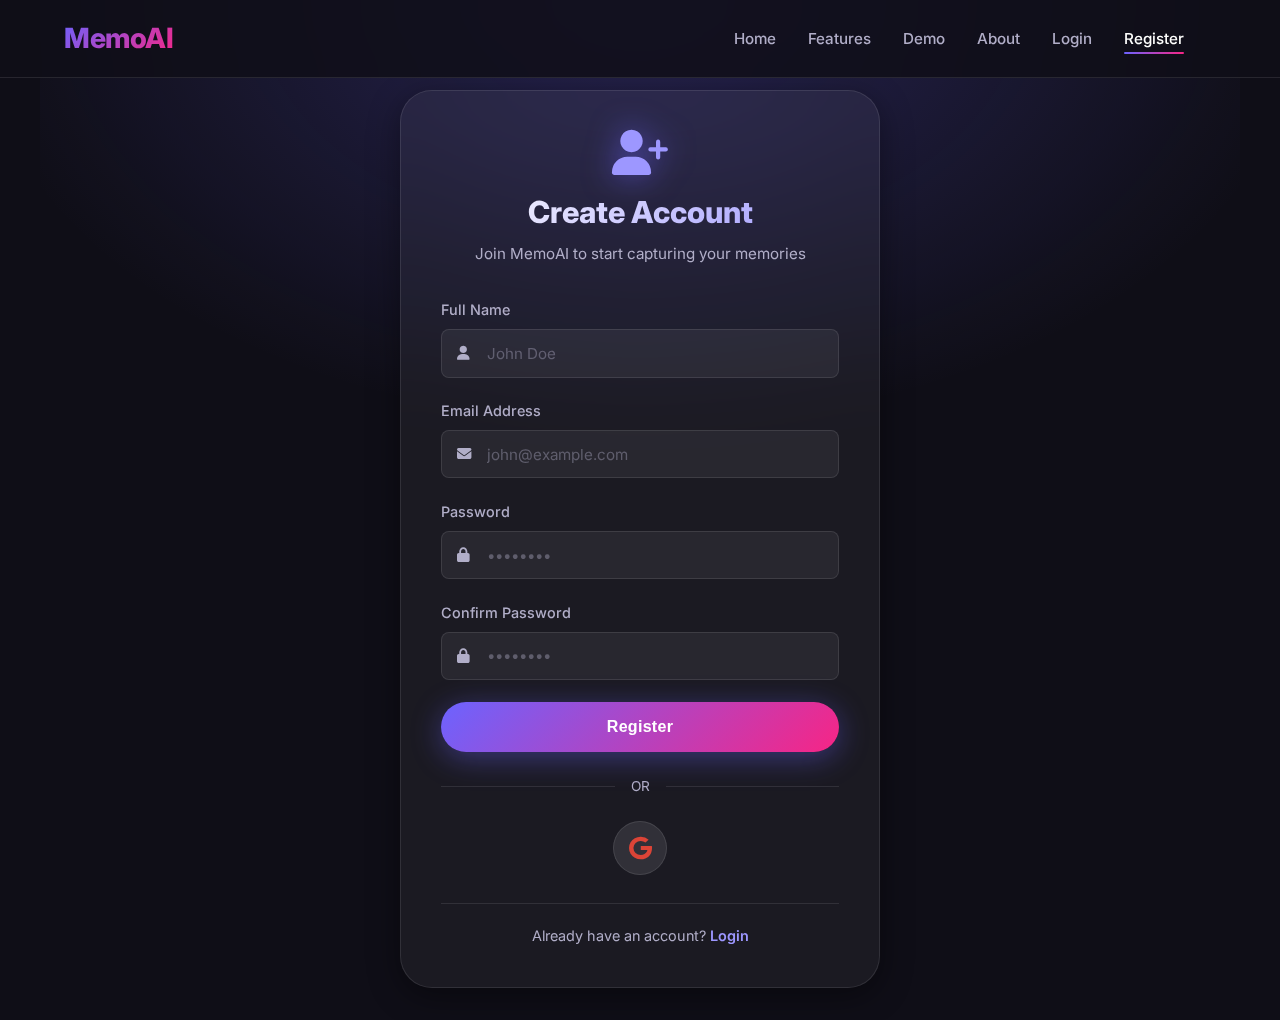
<file: index.html>
<!DOCTYPE html>
<html lang="en">

<head>
    <meta charset="UTF-8">
    <meta name="viewport"
        content="width=device-width, initial-scale=1.0, maximum-scale=1.0, user-scalable=no, viewport-fit=cover">
    <meta name="apple-mobile-web-app-capable" content="yes">
    <meta name="apple-mobile-web-app-status-bar-style" content="black-translucent">
    <meta name="theme-color" content="#2563eb">
    <title>MemoAI - Intelligent Personal Memory Assistant</title>
    <link rel="stylesheet" href="styles.css">
    <script>
        // Check if user is logged in
        const user = sessionStorage.getItem('user');
        if (!user) {
            // Check if user has visited before
            const hasVisited = localStorage.getItem('hasVisited');
            if (!hasVisited) {
                // First time visitor - redirect to register
                window.location.href = 'register.html';
            } else {
                // Returning visitor - redirect to login
                window.location.href = 'login.html';
            }
        }
    </script>
</head>

<body>
    <!-- Custom Cursor Elements -->
    <div class="cursor-follower"></div>
    <div class="cursor-dot"></div>

    <!-- Navigation -->
    <nav class="navbar">
        <div class="nav-container">
            <div class="logo">
                <h2>MemoAI</h2>
            </div>
            <div class="hamburger-menu" id="hamburger-menu">
                <span class="bar"></span>
                <span class="bar"></span>
                <span class="bar"></span>
            </div>
            <ul class="nav-menu" id="nav-menu">
                <li><a href="#home">Home</a></li>
                <li><a href="#features">Features</a></li>
                <li><a href="#demo">Demo</a></li>
                <li><a href="#about">About</a></li>
                <li><a href="contact.html">Contact</a></li>
                <li><a href="login.html" id="nav-login">Login</a></li>
                <li><a href="register.html" id="nav-register">Register</a></li>
                <li><a href="#" id="nav-logout" style="display: none;">Logout</a></li>
            </ul>
        </div>
    </nav>

    <!-- Hero Section -->
    <section id="home" class="hero" data-animate>
        <div class="hero-content">
            <h1 data-animate>Record, organize, and search your memories with AI</h1>
            <p data-animate>MemoAI captures your voice notes and images, automatically organizes them by topic, and lets
                you find anything using natural language search.</p>
            <div class="hero-stats" data-animate>
                <div class="stat" data-animate>
                    <span class="stat-number">99%</span>
                    <p>Accuracy</p>
                </div>
                <div class="stat" data-animate>
                    <span class="stat-number">10x</span>
                    <p>Faster</p>
                </div>
                <div class="stat" data-animate>
                    <span class="stat-number">24/7</span>
                    <p>Availability</p>
                </div>
            </div>
            <button class="cta-btn interactive-element" onclick="scrollToSection('demo')" data-animate>Try Demo</button>
            <div class="hero-features" data-animate>
                <div class="feature-tag" data-animate>Voice Recording</div>
                <div class="feature-tag" data-animate>Image Storage</div>
                <div class="feature-tag" data-animate>AI Organization</div>
                <div class="feature-tag" data-animate>Natural Search</div>
            </div>
        </div>
    </section>

    <!-- Features Section -->
    <section id="features" class="features">
        <div class="container">
            <h2>Key Features</h2>
            <div class="feature-grid">
                <div class="feature-card">
                    <div class="icon">🎤</div>
                    <h3>Voice Recognition</h3>
                    <p>Convert your spoken thoughts to text instantly using advanced speech recognition.</p>
                </div>
                <div class="feature-card">
                    <div class="icon">🧠</div>
                    <h3>Smart Categorization</h3>
                    <p>Automatically categorize your thoughts into meaningful topics for better organization.</p>
                </div>
                <div class="feature-card">
                    <div class="icon">🖼️</div>
                    <h3>Visual Memory</h3>
                    <p>Store and retrieve visual memories linked with contextual information.</p>
                </div>
                <div class="feature-card">
                    <div class="icon">🔍</div>
                    <h3>Intelligent Search</h3>
                    <p>Find your memories using natural language queries across all modalities.</p>
                </div>
            </div>
        </div>
    </section>

    <!-- Demo Section -->
    <section id="demo" class="demo">
        <div class="container">
            <h2>Demo Interface</h2>
            <div class="demo-container">
                <div class="demo-panel">
                    <h3>Voice Input</h3>
                    <div class="voice-input-section">
                        <button id="start-recording" class="record-btn">
                            <span id="mic-icon">🎤</span>
                            <span id="recording-indicator"></span>
                        </button>
                        <p id="recording-status">Click mic to start recording</p>
                        <textarea id="voice-output" placeholder="Transcribed text will appear here..."
                            spellcheck="true"></textarea>
                        <div class="voice-actions">
                            <button id="submit-voice" class="primary-btn" disabled>Submit Memory</button>
                            <button id="clear-voice" class="secondary-btn">Clear</button>
                            <div id="saving-spinner" class="spinner" style="display: none;"></div>
                            <span id="save-status" class="save-status"></span>
                        </div>
                        <div class="voice-tips">
                            <p><small>💡 Tip: Speak clearly and minimize background noise for best results</small></p>
                        </div>
                    </div>
                </div>

                <div class="demo-panel">
                    <h3>Image Upload</h3>
                    <div class="image-upload-section">
                        <div class="upload-area" id="upload-area">
                            <p>Drag & drop an image here or click to upload</p>
                            <input type="file" id="image-upload" accept="image/*" hidden>
                            <button id="use-camera-btn" class="secondary-btn" style="margin-top: 1rem;">📷 Use
                                Camera</button>
                        </div>
                        <div id="camera-container" class="camera-container" style="display: none;">
                            <video id="camera-video" autoplay playsinline></video>
                            <canvas id="camera-canvas" style="display: none;"></canvas>
                            <div class="camera-controls">
                                <button id="toggle-camera-btn" class="secondary-btn" title="Switch Camera">🔄</button>
                                <button id="capture-photo-btn" class="primary-btn">📸 Capture Photo</button>
                                <button id="cancel-camera-btn" class="secondary-btn">Cancel</button>
                            </div>
                        </div>
                        <div id="image-preview" class="image-preview"></div>
                        <div id="image-description-section" style="display: none;">
                            <textarea id="image-description" placeholder="Describe this image (optional)"></textarea>
                            <div class="image-actions">
                                <button id="submit-image" class="primary-btn">Save Image to Memory</button>
                                <button id="clear-image" class="secondary-btn">Clear Image</button>
                                <div id="image-saving-spinner" class="spinner" style="display: none;"></div>
                                <span id="image-save-status" class="save-status"></span>
                            </div>
                        </div>
                        <div class="image-tips">
                            <p><small>📷 Tip: Upload images with clear subjects for better analysis</small></p>
                        </div>
                    </div>
                </div>

                <div class="demo-panel">
                    <h3>Processing Results</h3>
                    <div class="results-section">
                        <div class="result-item">
                            <h4>Category:</h4>
                            <p id="category-result">Not categorized yet</p>
                        </div>
                        <div class="result-item">
                            <h4>Context:</h4>
                            <p id="context-result">No context available</p>
                        </div>
                        <div class="result-item">
                            <h4>Tags:</h4>
                            <p id="tags-result">No tags generated</p>
                        </div>
                        <button id="process-btn" class="primary-btn">Process Memory</button>
                        <div class="processing-tips">
                            <p><small>🧠 AI is analyzing your input to categorize and store it</small></p>
                        </div>
                    </div>
                </div>

                <div class="demo-panel">
                    <h3>Search Memories</h3>
                    <div class="search-section">
                        <input type="text" id="search-query" placeholder="Enter keywords to search your memories...">
                        <div class="search-actions">
                            <button id="search-btn" class="primary-btn">Search</button>
                            <button id="summary-btn" class="secondary-btn">✨ AI Summary</button>
                        </div>
                        <div id="summary-result" class="summary-result" style="display: none;">
                            <h4>Recent Summary</h4>
                            <p id="summary-text"></p>
                        </div>
                        <div id="search-results" class="search-results">
                            <p class="no-results">No search results yet. Process some memories first!</p>
                        </div>
                        <div class="search-tips">
                            <p><small>🔍 Try searching with keywords, phrases, or categories</small></p>
                        </div>
                    </div>
                </div>
            </div>

            <div class="demo-intro">
                <h3>How It Works</h3>
                <div class="workflow-steps">
                    <div class="step">
                        <div class="step-number">1</div>
                        <h4>Record Voice</h4>
                        <p>Capture your thoughts, conversations, or notes using our speech recognition</p>
                    </div>
                    <div class="step">
                        <div class="step-number">2</div>
                        <h4>Add Visual Context</h4>
                        <p>Upload related images to enrich your memory with visual information</p>
                    </div>
                    <div class="step">
                        <div class="step-number">3</div>
                        <h4>AI Processing</h4>
                        <p>Our AI analyzes and categorizes your content for smart organization</p>
                    </div>
                    <div class="step">
                        <div class="step-number">4</div>
                        <h4>Retrieve & Search</h4>
                        <p>Easily find your memories using natural language queries</p>
                    </div>
                </div>
            </div>
        </div>
    </section>

    <!-- About Section -->
    <section id="about" class="about">
        <div class="container">
            <h2>About MemoAI</h2>
            <div class="about-content">
                <div class="about-text">
                    <h3>How MemoAI Works</h3>
                    <p>MemoAI is an intelligent personal memory assistant that combines multiple AI technologies to help
                        you capture and organize your thoughts, conversations, and visual memories.</p>

                    <h4>Key Components:</h4>
                    <ul>
                        <li><strong>Voice Recognition:</strong> Transcribes spoken words using Whisper ASR technology
                        </li>
                        <li><strong>Text Categorization:</strong> Uses Google's Gemini AI to classify content into
                            meaningful categories</li>
                        <li><strong>Visual Analysis:</strong> Analyzes images and extracts contextual information</li>
                        <li><strong>Memory Storage:</strong> Embeds and stores memories using vector similarity for
                            retrieval</li>
                    </ul>

                    <h4>How to Use:</h4>
                    <ol>
                        <li>Record your voice using the microphone button</li>
                        <li>Upload an image if relevant</li>
                        <li>Click "Process Memory" to categorize and store your input</li>
                        <li>Use natural language queries to retrieve your memories</li>
                    </ol>

                    <h4>Project Overview:</h4>
                    <p>MemoAI addresses the challenge of information overload by creating an intelligent system that
                        automatically organizes your digital memories. Unlike traditional note-taking apps, MemoAI
                        understands the context and meaning of your inputs, making retrieval much more intuitive.</p>

                    <h4>Real-world Applications:</h4>
                    <ul>
                        <li><strong>Personal Knowledge Management:</strong> Store and retrieve important information,
                            ideas, and insights</li>
                        <li><strong>Meeting Summaries:</strong> Capture spoken content and related visuals from meetings
                        </li>
                        <li><strong>Learning Enhancement:</strong> Organize study materials combining voice notes and
                            visual aids</li>
                        <li><strong>Memory Preservation:</strong> Create rich, searchable records of experiences and
                            important moments</li>
                    </ul>

                    <p class="note"><strong>Note:</strong> This demo simulates the functionality. In a production
                        environment, it would connect to the actual AI services.</p>
                </div>

                <div class="tech-stack">
                    <h3>Technology Stack</h3>
                    <ul>
                        <li>Transformers (Whisper ASR)</li>
                        <li>Google Generative AI (Gemini)</li>
                        <li>FAISS Vector Database</li>
                        <li>Sentence Transformers</li>
                        <li>LangChain Framework</li>
                        <li>PyTorch</li>
                        <li>Librosa (Audio Processing)</li>
                        <li>PIL (Image Processing)</li>
                    </ul>

                    <div class="project-stats">
                        <div class="stat-item">
                            <span class="number">100+</span>
                            <p>Hours of Development</p>
                        </div>
                        <div class="stat-item">
                            <span class="number">5</span>
                            <p>Core Modules</p>
                        </div>
                        <div class="stat-item">
                            <span class="number">∞</span>
                            <p>Potential Uses</p>
                        </div>
                    </div>
                </div>
            </div>
        </div>
    </section>

    <!-- Testimonials Section -->
    <section class="testimonials">
        <div class="container">
            <h2>What Users Say</h2>
            <div class="testimonial-grid">
                <div class="testimonial-card">
                    <div class="rating">★★★★★</div>
                    <p>"MemoAI has transformed how I capture and organize my ideas. The voice-to-memory feature is
                        incredibly accurate and intuitive."</p>
                    <div class="user-info">
                        <div class="avatar">JD</div>
                        <div class="user-details">
                            <h4>John Doe</h4>
                            <p>Researcher</p>
                        </div>
                    </div>
                </div>

                <div class="testimonial-card">
                    <div class="rating">★★★★★</div>
                    <p>"The combination of voice notes and image analysis makes this the perfect tool for documenting my
                        learning journey."</p>
                    <div class="user-info">
                        <div class="avatar">SJ</div>
                        <div class="user-details">
                            <h4>Sarah Johnson</h4>
                            <p>Student</p>
                        </div>
                    </div>
                </div>

                <div class="testimonial-card">
                    <div class="rating">★★★★★</div>
                    <p>"Finally, a tool that understands the context of my meetings and helps me retrieve important
                        information effortlessly."</p>
                    <div class="user-info">
                        <div class="avatar">MR</div>
                        <div class="user-details">
                            <h4>Michael Roberts</h4>
                            <p>Project Manager</p>
                        </div>
                    </div>
                </div>
            </div>
        </div>
    </section>

    <!-- Footer -->
    <footer class="footer">
        <div class="container">
            <p>&copy; 2024 MemoAI - Intelligent Personal Memory Assistant</p>
        </div>
    </footer>

    <script src="script.js"></script>
</body>

</html>
</file>
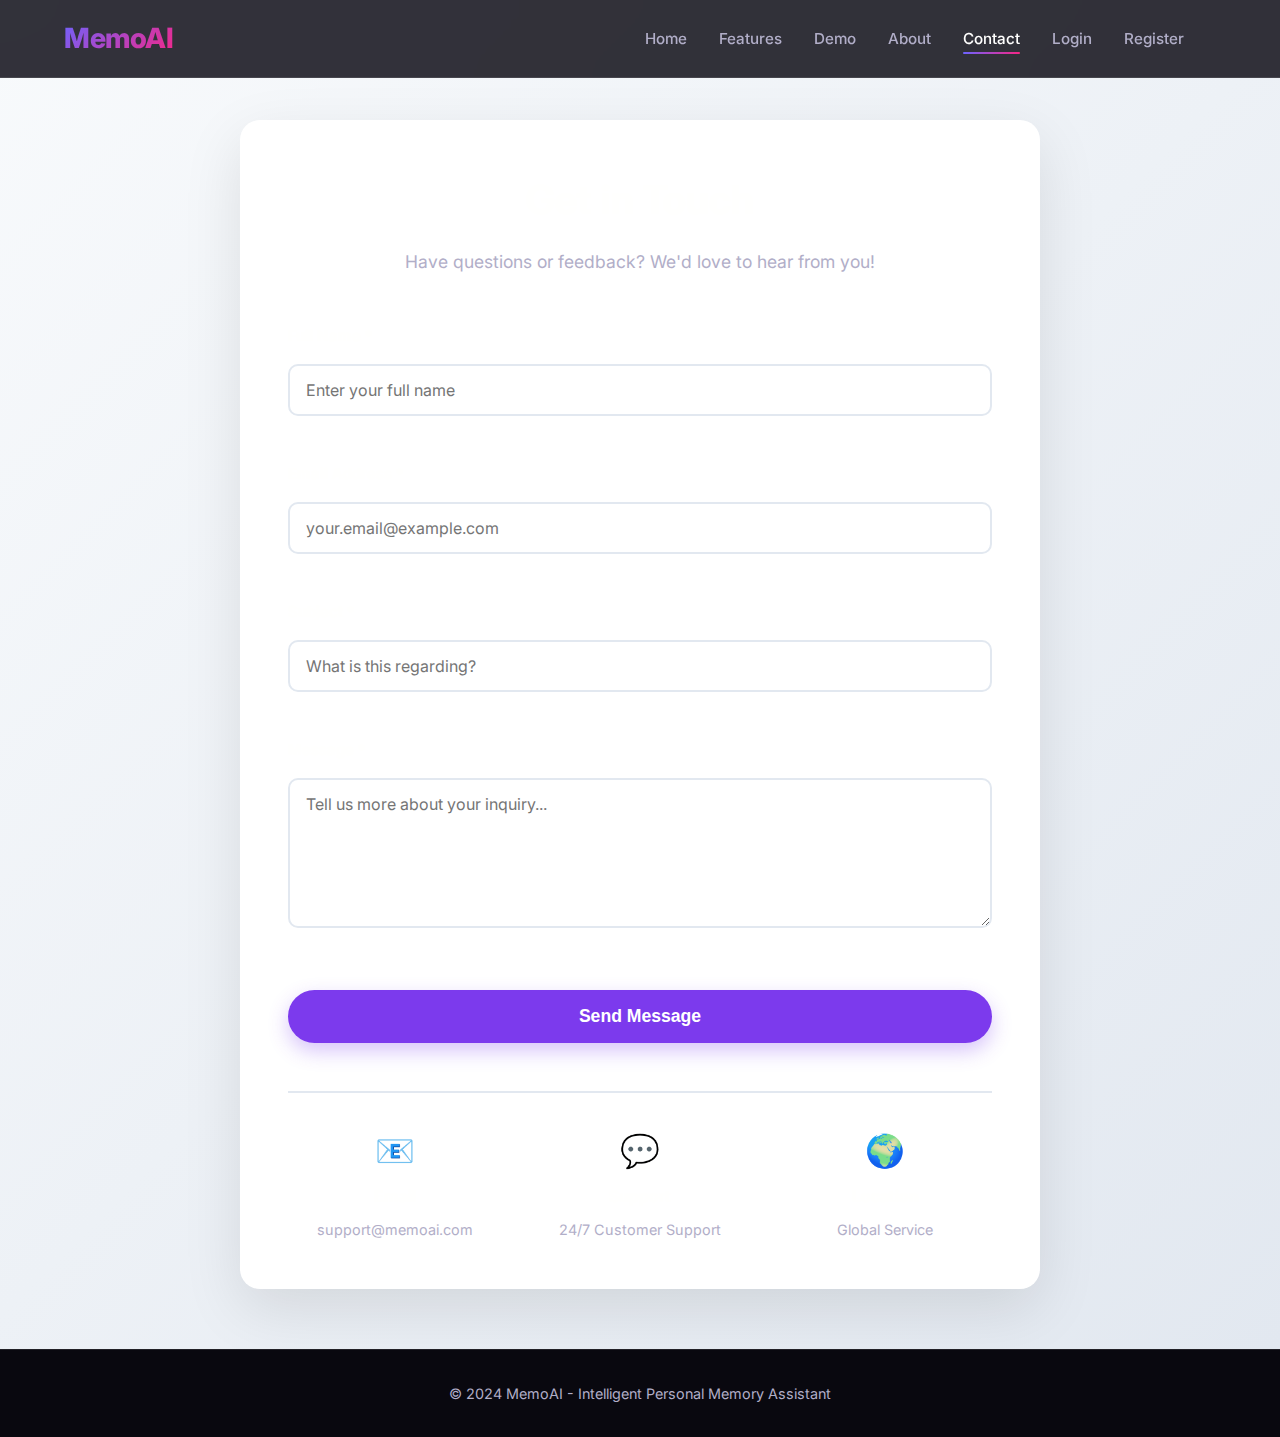
<file: contact.html>
<!DOCTYPE html>
<html lang="en">

<head>
    <meta charset="UTF-8">
    <meta name="viewport"
        content="width=device-width, initial-scale=1.0, maximum-scale=1.0, user-scalable=no, viewport-fit=cover">
    <meta name="apple-mobile-web-app-capable" content="yes">
    <meta name="apple-mobile-web-app-status-bar-style" content="black-translucent">
    <meta name="theme-color" content="#2563eb">
    <title>Contact Us - MemoAI</title>
    <link rel="stylesheet" href="styles.css">
    <style>
        /* Contact Page Specific Styles */
        .contact-section {
            min-height: 100vh;
            padding: 120px 20px 60px;
            background: linear-gradient(135deg, #f8fafc 0%, #e2e8f0 100%);
        }

        .contact-container {
            max-width: 800px;
            margin: 0 auto;
            background: white;
            padding: 3rem;
            border-radius: 20px;
            box-shadow: 0 20px 60px rgba(0, 0, 0, 0.1);
        }

        .contact-header {
            text-align: center;
            margin-bottom: 3rem;
        }

        .contact-header h1 {
            font-size: 2.5rem;
            color: var(--text-primary);
            margin-bottom: 1rem;
        }

        .contact-header p {
            font-size: 1.1rem;
            color: var(--text-secondary);
        }

        .contact-form {
            display: flex;
            flex-direction: column;
            gap: 1.5rem;
        }

        .form-group {
            display: flex;
            flex-direction: column;
            gap: 0.5rem;
        }

        .form-group label {
            font-weight: 600;
            color: var(--text-primary);
            font-size: 0.95rem;
        }

        .form-group input,
        .form-group textarea {
            padding: 0.875rem 1rem;
            border: 2px solid #e2e8f0;
            border-radius: 10px;
            font-size: 1rem;
            font-family: inherit;
            transition: all 0.3s ease;
        }

        .form-group input:focus,
        .form-group textarea:focus {
            outline: none;
            border-color: #7c3aed;
            box-shadow: 0 0 0 3px rgba(124, 58, 237, 0.1);
        }

        .form-group textarea {
            min-height: 150px;
            resize: vertical;
        }

        /* Custom Purple Button Styling as per user requirements */
        .contact-submit-btn {
            background: #7c3aed;
            /* Purple background */
            color: white;
            /* White text */
            border: none;
            padding: 1rem 2rem;
            font-size: 1.1rem;
            font-weight: 600;
            border-radius: 50px;
            /* Rounded button */
            cursor: pointer;
            transition: all 0.3s ease;
            margin-top: 1rem;
            box-shadow: 0 8px 20px rgba(124, 58, 237, 0.3);
        }

        .contact-submit-btn:hover {
            background: #6d28d9;
            transform: translateY(-2px);
            box-shadow: 0 12px 30px rgba(124, 58, 237, 0.4);
        }

        .contact-submit-btn:active {
            transform: translateY(0);
        }

        .contact-submit-btn:disabled {
            background: #a78bfa;
            cursor: not-allowed;
            transform: none;
        }

        .contact-info {
            margin-top: 3rem;
            padding-top: 2rem;
            border-top: 2px solid #e2e8f0;
            display: grid;
            grid-template-columns: repeat(auto-fit, minmax(200px, 1fr));
            gap: 2rem;
            text-align: center;
        }

        .info-item {
            display: flex;
            flex-direction: column;
            align-items: center;
            gap: 0.5rem;
        }

        .info-icon {
            font-size: 2rem;
            color: #7c3aed;
        }

        .info-item h3 {
            font-size: 1rem;
            color: var(--text-primary);
            margin: 0;
        }

        .info-item p {
            font-size: 0.9rem;
            color: var(--text-secondary);
            margin: 0;
        }

        .success-message {
            background: #10b981;
            color: white;
            padding: 1rem;
            border-radius: 10px;
            text-align: center;
            margin-bottom: 1rem;
            display: none;
        }

        .error-message {
            background: #ef4444;
            color: white;
            padding: 1rem;
            border-radius: 10px;
            text-align: center;
            margin-bottom: 1rem;
            display: none;
        }

        @media (max-width: 768px) {
            .contact-container {
                padding: 2rem 1.5rem;
            }

            .contact-header h1 {
                font-size: 2rem;
            }

            .contact-info {
                grid-template-columns: 1fr;
            }
        }
    </style>
</head>

<body>
    <!-- Navigation -->
    <nav class="navbar">
        <div class="nav-container">
            <div class="logo">
                <h2>MemoAI</h2>
            </div>
            <div class="hamburger-menu" id="hamburger-menu">
                <span class="bar"></span>
                <span class="bar"></span>
                <span class="bar"></span>
            </div>
            <ul class="nav-menu" id="nav-menu">
                <li><a href="index.html">Home</a></li>
                <li><a href="index.html#features">Features</a></li>
                <li><a href="index.html#demo">Demo</a></li>
                <li><a href="index.html#about">About</a></li>
                <li><a href="contact.html" class="active">Contact</a></li>
                <li><a href="login.html" id="nav-login">Login</a></li>
                <li><a href="register.html" id="nav-register">Register</a></li>
                <li><a href="#" id="nav-logout" style="display: none;">Logout</a></li>
            </ul>
        </div>
    </nav>

    <!-- Contact Section -->
    <section class="contact-section">
        <div class="contact-container">
            <div class="contact-header">
                <h1>Get in Touch</h1>
                <p>Have questions or feedback? We'd love to hear from you!</p>
            </div>

            <div id="success-message" class="success-message"></div>
            <div id="error-message" class="error-message"></div>

            <form class="contact-form" id="contact-form">
                <div class="form-group">
                    <label for="name">Full Name *</label>
                    <input type="text" id="name" name="name" required placeholder="Enter your full name">
                </div>

                <div class="form-group">
                    <label for="email">Email Address *</label>
                    <input type="email" id="email" name="email" required placeholder="your.email@example.com">
                </div>

                <div class="form-group">
                    <label for="subject">Subject *</label>
                    <input type="text" id="subject" name="subject" required placeholder="What is this regarding?">
                </div>

                <div class="form-group">
                    <label for="message">Message *</label>
                    <textarea id="message" name="message" required
                        placeholder="Tell us more about your inquiry..."></textarea>
                </div>

                <button type="submit" class="contact-submit-btn" id="submit-btn">
                    Send Message
                </button>
            </form>

            <div class="contact-info">
                <div class="info-item">
                    <div class="info-icon">📧</div>
                    <h3>Email</h3>
                    <p>support@memoai.com</p>
                </div>
                <div class="info-item">
                    <div class="info-icon">💬</div>
                    <h3>Support</h3>
                    <p>24/7 Customer Support</p>
                </div>
                <div class="info-item">
                    <div class="info-icon">🌍</div>
                    <h3>Location</h3>
                    <p>Global Service</p>
                </div>
            </div>
        </div>
    </section>

    <!-- Footer -->
    <footer class="footer">
        <div class="container">
            <p>&copy; 2024 MemoAI - Intelligent Personal Memory Assistant</p>
        </div>
    </footer>

    <script src="script.js"></script>
    <script>
        // Contact form handling
        document.getElementById('contact-form').addEventListener('submit', async function (e) {
            e.preventDefault();

            const submitBtn = document.getElementById('submit-btn');
            const successMessage = document.getElementById('success-message');
            const errorMessage = document.getElementById('error-message');

            // Get form data
            const formData = {
                name: document.getElementById('name').value,
                email: document.getElementById('email').value,
                subject: document.getElementById('subject').value,
                message: document.getElementById('message').value
            };

            // Disable button and show loading state
            submitBtn.disabled = true;
            submitBtn.textContent = 'Sending...';
            successMessage.style.display = 'none';
            errorMessage.style.display = 'none';

            try {
                const response = await fetch('/api/contact', {
                    method: 'POST',
                    headers: {
                        'Content-Type': 'application/json',
                    },
                    body: JSON.stringify(formData)
                });

                const result = await response.json();

                if (response.ok) {
                    successMessage.textContent = 'Thank you! Your message has been sent successfully. We\'ll get back to you soon.';
                    successMessage.style.display = 'block';
                    document.getElementById('contact-form').reset();
                } else {
                    throw new Error(result.error || 'Failed to send message');
                }
            } catch (error) {
                console.error('Error:', error);
                errorMessage.textContent = 'Sorry, there was an error sending your message. Please try again later.';
                errorMessage.style.display = 'block';
            } finally {
                submitBtn.disabled = false;
                submitBtn.textContent = 'Send Message';
            }
        });
    </script>
</body>

</html>
</file>
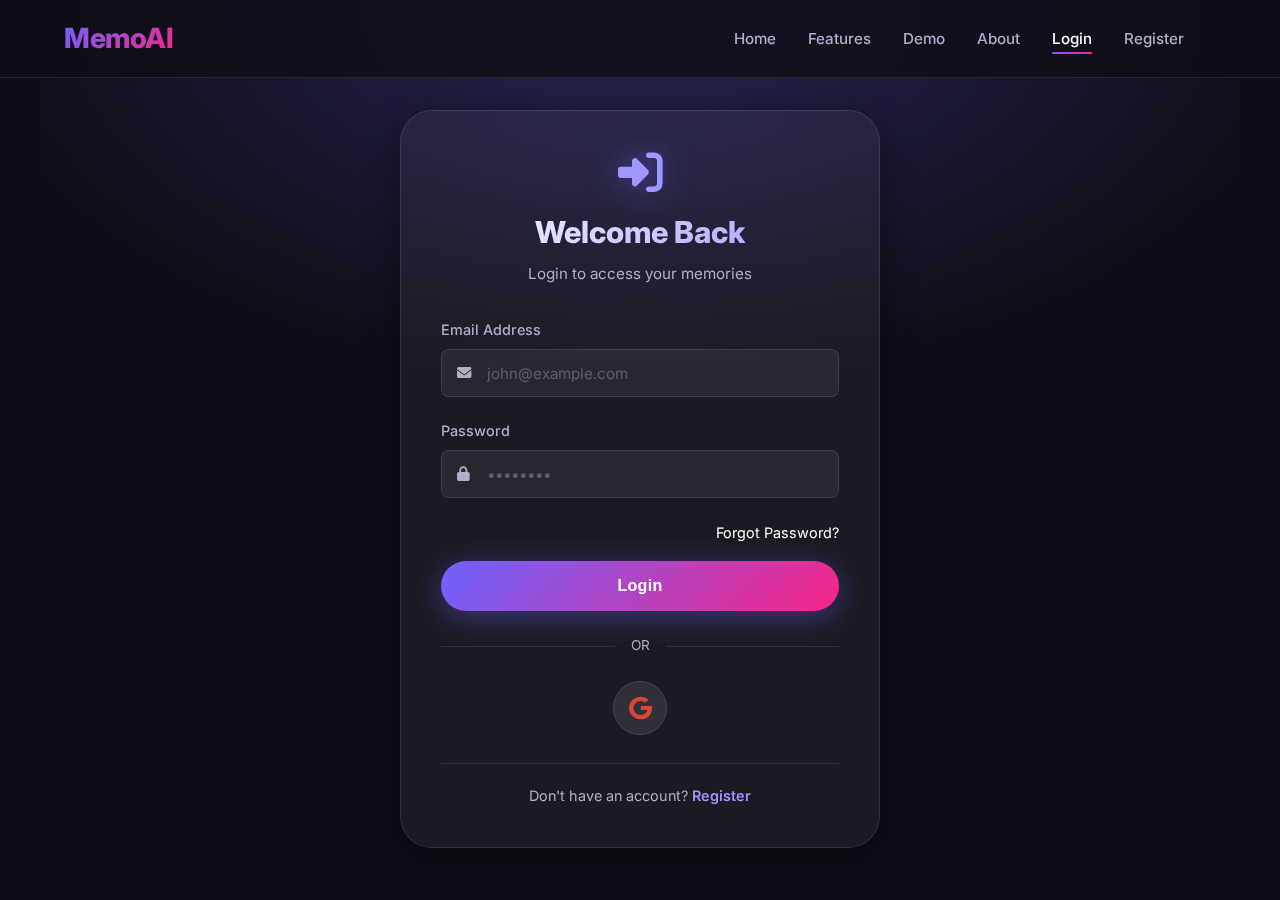
<file: login.html>
<!DOCTYPE html>
<html lang="en">

<head>
    <meta charset="UTF-8">
    <meta name="viewport" content="width=device-width, initial-scale=1.0, maximum-scale=1.0, user-scalable=no">
    <meta name="apple-mobile-web-app-capable" content="yes">
    <meta name="apple-mobile-web-app-status-bar-style" content="black-translucent">
    <meta name="theme-color" content="#2563eb">
    <title>Login - MemoAI</title>
    <link rel="stylesheet" href="styles.css">
    <link href="https://fonts.googleapis.com/css2?family=Inter:wght@300;400;500;600;700;800&display=swap"
        rel="stylesheet">
    <link rel="stylesheet" href="https://cdnjs.cloudflare.com/ajax/libs/font-awesome/6.4.0/css/all.min.css">
    <script>
        // If already logged in, redirect to dashboard
        if (sessionStorage.getItem('user')) {
            window.location.href = 'index.html';
        }
    </script>
</head>

<body>
    <!-- Navigation -->
    <nav class="navbar">
        <div class="nav-container">
            <div class="hamburger-menu" id="hamburger-menu">
                <span class="bar"></span>
                <span class="bar"></span>
                <span class="bar"></span>
            </div>
            <div class="logo">
                <h2>MemoAI</h2>
            </div>
            <ul class="nav-menu" id="nav-menu">
                <li><a href="index.html">Home</a></li>
                <li><a href="index.html#features">Features</a></li>
                <li><a href="index.html#demo">Demo</a></li>
                <li><a href="index.html#about">About</a></li>
                <li><a href="login.html" id="nav-login" class="active">Login</a></li>
                <li><a href="register.html" id="nav-register">Register</a></li>
                <li><a href="#" id="nav-logout" style="display: none;">Logout</a></li>
            </ul>
        </div>
    </nav>

    <div class="nav-overlay" id="nav-overlay"></div>

    <div class="container auth-container">
        <div class="auth-card">
            <div class="auth-header">
                <i class="fas fa-sign-in-alt icon"></i>
                <h2>Welcome Back</h2>
                <p>Login to access your memories</p>
            </div>
            <form class="auth-form" onsubmit="event.preventDefault();">
                <div class="form-group">
                    <label for="email">Email Address</label>
                    <div class="input-icon">
                        <i class="fas fa-envelope"></i>
                        <input type="email" id="email" placeholder="john@example.com" required>
                    </div>
                </div>
                <div class="form-group">
                    <label for="password">Password</label>
                    <div class="input-icon">
                        <i class="fas fa-lock"></i>
                        <input type="password" id="password" placeholder="••••••••" required>
                    </div>
                </div>
                <div class="form-group" style="text-align: right; margin-bottom: 1rem;">
                    <a href="#" style="color: var(--primary-color); text-decoration: none; font-size: 0.9rem;">Forgot
                        Password?</a>
                </div>
                <button type="submit" class="cta-btn full-width">Login</button>
            </form>

            <div class="auth-divider">
                <span>OR</span>
            </div>

            <div class="social-login-container">
                <button type="button" class="social-btn" onclick="handleGoogleLogin()" title="Login with Google">
                    <i class="fab fa-google google-icon"></i>
                </button>
            </div>

            <div class="auth-footer">
                <p>Don't have an account? <a href="register.html">Register</a></p>
            </div>
        </div>
    </div>

    <div class="account-selector-modal" id="accountModal">
        <div class="modal-content">
            <div class="modal-header">
                <h3>Choose an account</h3>
                <p>to continue to MemoAI</p>
            </div>
            <div class="account-list" id="accountList">
                <!-- Accounts will be injected here -->
            </div>
        </div>
    </div>

    <!-- Scripts -->
    <script src="script.js"></script>
    <script>
        document.querySelector('.auth-form').addEventListener('submit', async function (e) {
            e.preventDefault();

            const email = document.getElementById('email').value;
            const password = document.getElementById('password').value;
            const btn = this.querySelector('button[type="submit"]');

            try {
                btn.disabled = true;
                btn.innerText = 'Logging in...';

                const response = await fetch('/api/login', {
                    method: 'POST',
                    headers: {
                        'Content-Type': 'application/json'
                    },
                    body: JSON.stringify({ email, password })
                });

                const data = await response.json();

                if (response.ok) {
                    // Save user info to sessionStorage
                    sessionStorage.setItem('user', JSON.stringify(data.user));
                    alert('Login successful!');
                    window.location.href = 'index.html';
                } else {
                    alert('Login failed: ' + (data.error || 'Unknown error'));
                }
            } catch (error) {
                console.error('Error:', error);
                alert('An error occurred. Please try again.');
            } finally {
                btn.disabled = false;
                btn.innerText = 'Login';
            }
        });

        let googleAccounts = [];

        async function handleGoogleLogin() {
            const btn = document.querySelector('.social-btn');
            const originalContent = btn.innerHTML;

            try {
                // Show loading spinner
                btn.disabled = true;
                btn.innerHTML = '<i class="fas fa-spinner fa-spin google-icon"></i>';

                // Fetch all registered Google accounts
                const response = await fetch('/api/auth/google/accounts', {
                    method: 'GET',
                    headers: {
                        'Content-Type': 'application/json'
                    }
                });

                const data = await response.json();

                if (response.ok && data.accounts && data.accounts.length > 0) {
                    // Store accounts and show modal
                    googleAccounts = data.accounts;
                    showAccountModal(googleAccounts);
                } else {
                    alert('No Google accounts found. Please register first.');
                }
            } catch (error) {
                console.error('Error:', error);
                alert('An error occurred during Google login.');
            } finally {
                btn.disabled = false;
                btn.innerHTML = originalContent;
            }
        }

        function showAccountModal(accounts) {
            console.log("Showing account modal with", accounts.length, "accounts");
            const modal = document.getElementById('accountModal');
            const list = document.getElementById('accountList');

            if (!modal) {
                console.error("Modal element not found!");
                return;
            }

            // Create account items HTML
            let accountsHTML = '';

            accounts.forEach(account => {
                const initial = account.name ? account.name.charAt(0).toUpperCase() : 'U';
                accountsHTML += `
        <div class="account-item" onclick="proceedWithGoogleLogin('${account.email}')">
            <div class="account-avatar">${initial}</div>
            <div class="account-info">
                <span class="account-name">${account.name}</span>
                <span class="account-email">${account.email}</span>
            </div>
        </div>
        `;
            });

            // Add "Use another account" option
            accountsHTML += `
        <div class="account-item use-another-account" style="justify-content: center; border: none; padding: 0.75rem; margin-top: 0.5rem;" onclick="closeModal()">
            <i class="fas fa-user-plus" style="margin-right: 0.5rem; color: var(--primary-color);"></i>
            <span style="color: var(--text-secondary); font-size: 0.9rem;">Use another account</span>
        </div>
            `;

            list.innerHTML = accountsHTML;
            modal.style.display = 'flex';
            console.log("Modal display set to flex");
        }

        function closeModal() {
            document.getElementById('accountModal').style.display = 'none';
        }

        async function proceedWithGoogleLogin(email) {
            if (!email) {
                alert('No email selected');
                return;
            }

            try {
                // Close modal first
                closeModal();

                // Authenticate with selected account
                const response = await fetch('/api/auth/google', {
                    method: 'POST',
                    headers: {
                        'Content-Type': 'application/json'
                    },
                    body: JSON.stringify({ email: email })
                });

                const data = await response.json();

                if (response.ok) {
                    // Save user info to sessionStorage and redirect
                    sessionStorage.setItem('user', JSON.stringify(data.user));
                    window.location.href = 'index.html';
                } else {
                    alert('Login failed: ' + (data.error || 'Unknown error'));
                }
            } catch (error) {
                console.error('Error:', error);
                alert('An error occurred during login.');
            }
        }

        // Close modal when clicking outside
        document.getElementById('accountModal').addEventListener('click', function (e) {
            if (e.target === this) {
                closeModal();
            }
        });
    </script>
</body>

</html>
</file>
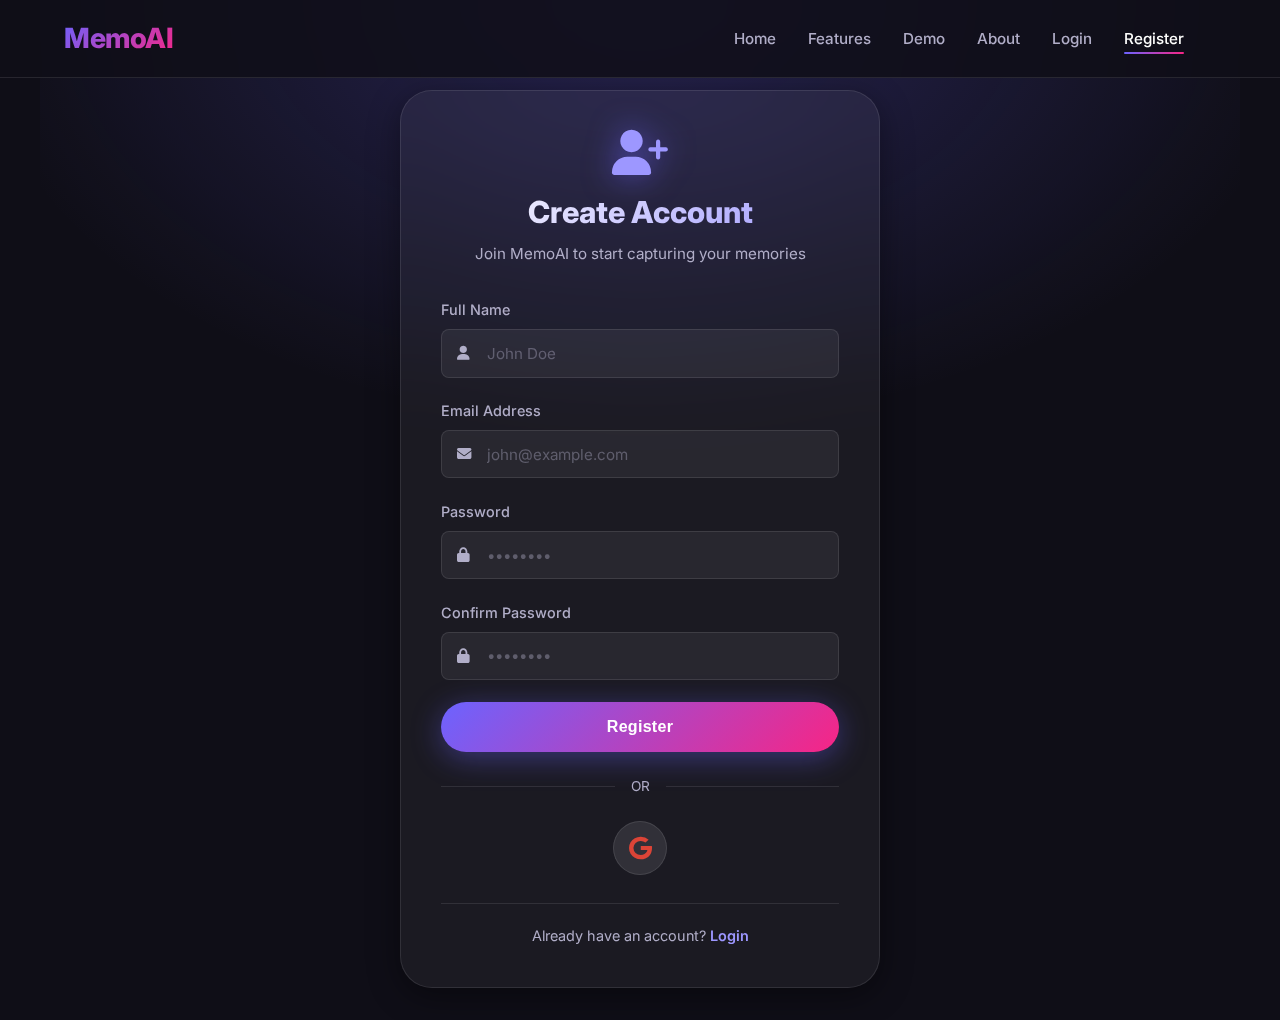
<file: register.html>
<!DOCTYPE html>
<html lang="en">

<head>
    <meta charset="UTF-8">
    <meta name="viewport" content="width=device-width, initial-scale=1.0, maximum-scale=1.0, user-scalable=no">
    <meta name="apple-mobile-web-app-capable" content="yes">
    <meta name="apple-mobile-web-app-status-bar-style" content="black-translucent">
    <meta name="theme-color" content="#2563eb">
    <title>Register - MemoAI</title>
    <link rel="stylesheet" href="styles.css">
    <link href="https://fonts.googleapis.com/css2?family=Inter:wght@300;400;500;600;700;800&display=swap"
        rel="stylesheet">
    <link rel="stylesheet" href="https://cdnjs.cloudflare.com/ajax/libs/font-awesome/6.4.0/css/all.min.css">
    <script>
        // If already logged in, redirect to dashboard
        if (sessionStorage.getItem('user')) {
            window.location.href = 'index.html';
        }
    </script>
</head>

<body>
    <!-- Navigation -->
    <nav class="navbar">
        <div class="nav-container">
            <div class="hamburger-menu" id="hamburger-menu">
                <span class="bar"></span>
                <span class="bar"></span>
                <span class="bar"></span>
            </div>
            <div class="logo">
                <h2>MemoAI</h2>
            </div>
            <ul class="nav-menu" id="nav-menu">
                <li><a href="index.html">Home</a></li>
                <li><a href="index.html#features">Features</a></li>
                <li><a href="index.html#demo">Demo</a></li>
                <li><a href="index.html#about">About</a></li>
                <li><a href="login.html" id="nav-login">Login</a></li>
                <li><a href="register.html" id="nav-register" class="active">Register</a></li>
                <li><a href="#" id="nav-logout" style="display: none;">Logout</a></li>
            </ul>
        </div>
    </nav>

    <div class="nav-overlay" id="nav-overlay"></div>

    <div class="container auth-container">
        <div class="auth-card">
            <div class="auth-header">
                <i class="fas fa-user-plus icon"></i>
                <h2>Create Account</h2>
                <p>Join MemoAI to start capturing your memories</p>
            </div>
            <form class="auth-form" onsubmit="event.preventDefault();">
                <div class="form-group">
                    <label for="fullname">Full Name</label>
                    <div class="input-icon">
                        <i class="fas fa-user"></i>
                        <input type="text" id="fullname" placeholder="John Doe" required>
                    </div>
                </div>
                <div class="form-group">
                    <label for="email">Email Address</label>
                    <div class="input-icon">
                        <i class="fas fa-envelope"></i>
                        <input type="email" id="email" placeholder="john@example.com" required>
                    </div>
                </div>
                <div class="form-group">
                    <label for="password">Password</label>
                    <div class="input-icon">
                        <i class="fas fa-lock"></i>
                        <input type="password" id="password" placeholder="••••••••" required>
                    </div>
                </div>
                <div class="form-group">
                    <label for="confirm-password">Confirm Password</label>
                    <div class="input-icon">
                        <i class="fas fa-lock"></i>
                        <input type="password" id="confirm-password" placeholder="••••••••" required>
                    </div>
                </div>
                <button type="submit" class="cta-btn full-width">Register</button>
            </form>

            <div class="auth-divider">
                <span>OR</span>
            </div>

            <div class="social-login-container">
                <button type="button" class="social-btn" onclick="handleGoogleSignup()" title="Signup with Google">
                    <i class="fab fa-google google-icon"></i>
                </button>
            </div>

            <div class="auth-footer">
                <p>Already have an account? <a href="login.html">Login</a></p>
            </div>
        </div>
    </div>

    <div class="account-selector-modal" id="accountModal">
        <div class="modal-content">
            <div class="modal-header">
                <h3>Choose an account</h3>
                <p>to continue to MemoAI</p>
            </div>
            <div class="account-list" id="accountList">
                <!-- Accounts will be injected here -->
            </div>
        </div>
    </div>

    <!-- Scripts -->
    <script src="script.js"></script>
    <script>
        document.querySelector('.auth-form').addEventListener('submit', async function (e) {
            e.preventDefault();

            const name = document.getElementById('fullname').value;
            const email = document.getElementById('email').value;
            const password = document.getElementById('password').value;
            const confirmPassword = document.getElementById('confirm-password').value;
            const btn = this.querySelector('button[type="submit"]');

            if (password !== confirmPassword) {
                alert("Passwords do not match!");
                return;
            }

            try {
                btn.disabled = true;
                btn.innerText = 'Registering...';

                const response = await fetch('/api/register', {
                    method: 'POST',
                    headers: {
                        'Content-Type': 'application/json'
                    },
                    body: JSON.stringify({ name, email, password })
                });

                const data = await response.json();

                if (response.ok) {
                    // Mark that user has visited/registered
                    localStorage.setItem('hasVisited', 'true');
                    alert('Registration successful! Please login.');
                    window.location.href = 'login.html';
                } else {
                    alert('Registration failed: ' + (data.error || 'Unknown error'));
                }
            } catch (error) {
                console.error('Error:', error);
                alert('An error occurred. Please try again.');
            } finally {
                btn.disabled = false;
                btn.innerText = 'Register';
            }
        });
    </script>
    <script>
        let googleAccounts = [];

        async function handleGoogleSignup() {
            const btn = document.querySelector('.social-btn');
            const originalContent = btn.innerHTML;

            try {
                btn.disabled = true;
                btn.innerHTML = '<i class="fas fa-spinner fa-spin google-icon"></i>';

                const response = await fetch('/api/auth/google/accounts');
                const data = await response.json();

                if (response.ok && data.accounts) {
                    googleAccounts = data.accounts;
                    showAccountModal(googleAccounts);
                }
            } catch (error) {
                console.error('Error:', error);
                alert('An error occurred during Google signup.');
            } finally {
                btn.disabled = false;
                btn.innerHTML = originalContent;
            }
        }

        function showAccountModal(accounts) {
            const modal = document.getElementById('accountModal');
            const list = document.getElementById('accountList');

            let accountsHTML = '';
            accounts.forEach(account => {
                const initial = account.name ? account.name.charAt(0).toUpperCase() : 'U';
                accountsHTML += `
                    <div class="account-item" onclick="proceedWithGoogleSignup('${account.email}')">
                        <div class="account-avatar">${initial}</div>
                        <div class="account-info">
                            <span class="account-name">${account.name}</span>
                            <span class="account-email">${account.email}</span>
                        </div>
                    </div>
                `;
            });

            accountsHTML += `
                <div class="account-item use-another-account" style="justify-content: center; border: none; padding: 0.75rem; margin-top: 0.5rem;" onclick="closeModal()">
                    <i class="fas fa-user-plus" style="margin-right: 0.5rem; color: var(--primary-color);"></i>
                    <span style="color: var(--text-secondary); font-size: 0.9rem;">Use another account</span>
                </div>
            `;

            list.innerHTML = accountsHTML;
            modal.style.display = 'flex';
        }

        function closeModal() {
            document.getElementById('accountModal').style.display = 'none';
        }

        async function proceedWithGoogleSignup(email) {
            try {
                closeModal();
                const response = await fetch('/api/auth/google', {
                    method: 'POST',
                    headers: { 'Content-Type': 'application/json' },
                    body: JSON.stringify({ email })
                });

                const data = await response.json();
                if (response.ok) {
                    sessionStorage.setItem('user', JSON.stringify(data.user));
                    localStorage.setItem('hasVisited', 'true');
                    window.location.href = 'index.html';
                } else {
                    alert('Signup failed: ' + (data.error || 'Unknown error'));
                }
            } catch (error) {
                console.error('Error:', error);
                alert('An error occurred during Google signup.');
            }
        }

        document.getElementById('accountModal').addEventListener('click', function (e) {
            if (e.target === this) closeModal();
        });
    </script>
</body>

</html>
</file>
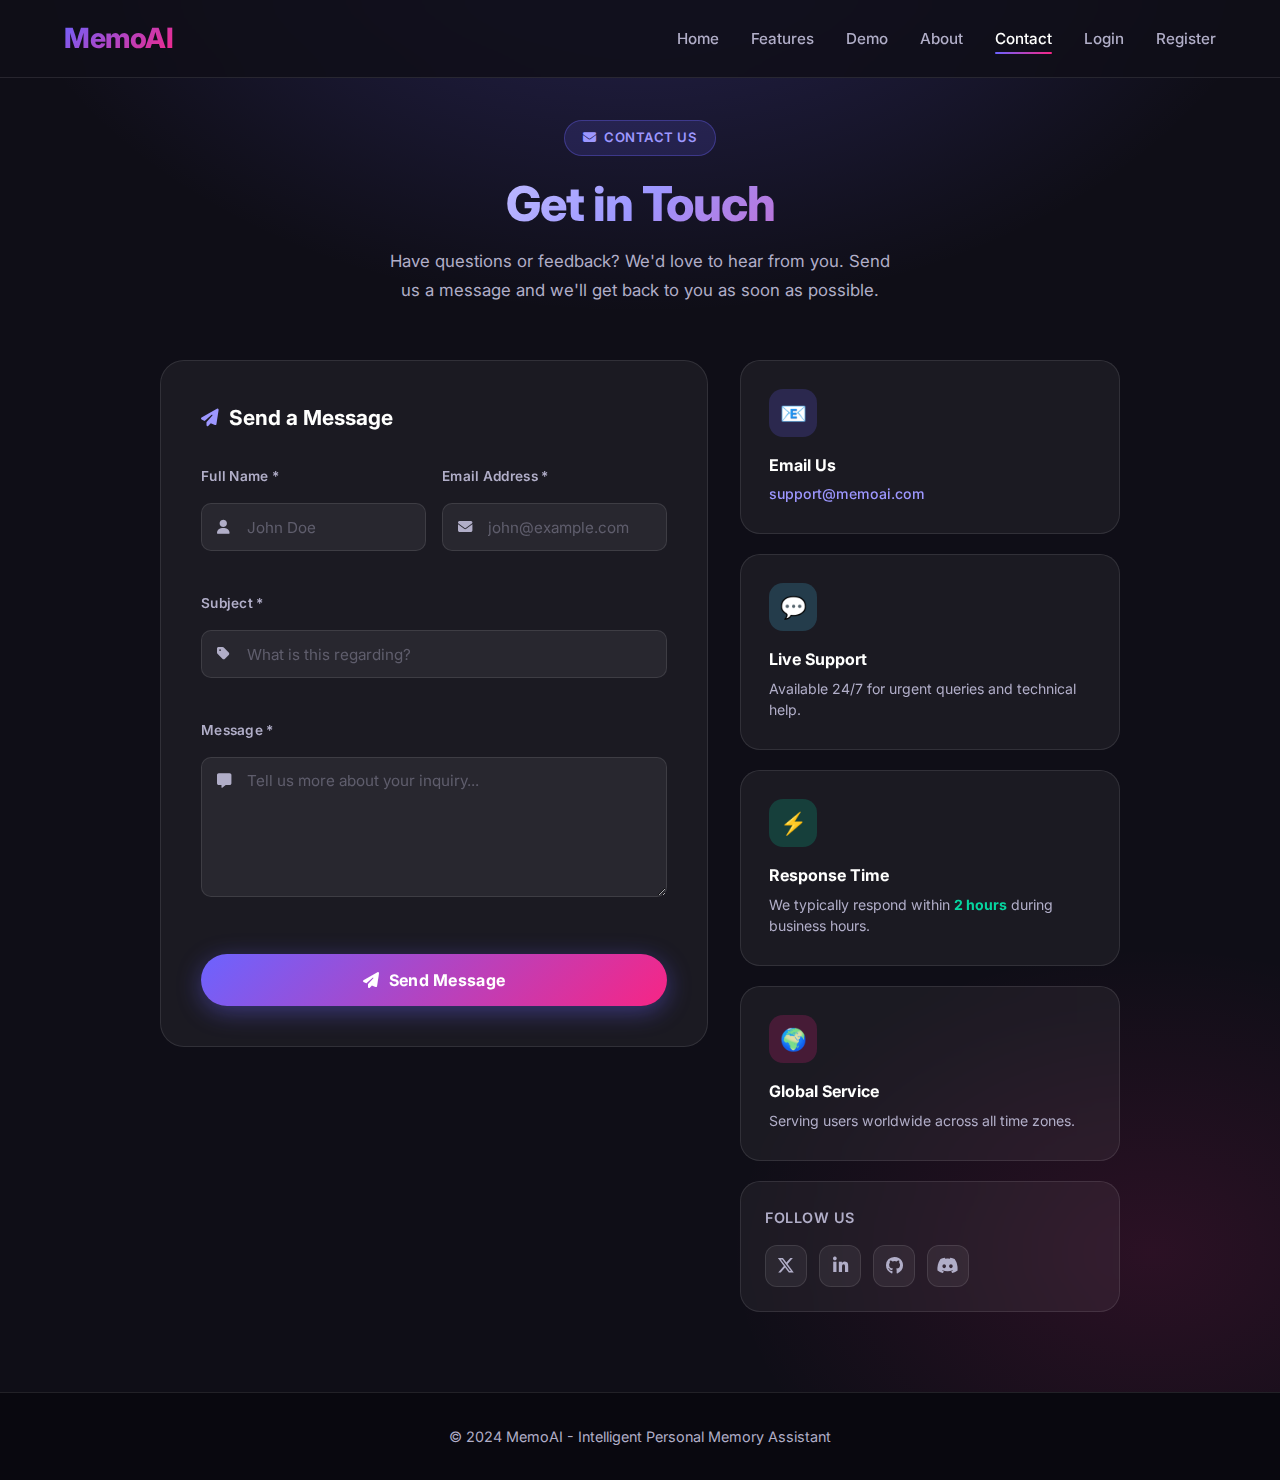
<file: templates/contact.html>
<!DOCTYPE html>
<html lang="en">

<head>
    <meta charset="UTF-8">
    <meta name="viewport"
        content="width=device-width, initial-scale=1.0, maximum-scale=1.0, user-scalable=no, viewport-fit=cover">
    <meta name="apple-mobile-web-app-capable" content="yes">
    <meta name="apple-mobile-web-app-status-bar-style" content="black-translucent">
    <meta name="theme-color" content="#6C63FF">
    <title>Contact Us - MemoAI</title>
    <link rel="stylesheet" href="/static/css/styles.css">
    <link href="https://fonts.googleapis.com/css2?family=Inter:wght@300;400;500;600;700;800&display=swap"
        rel="stylesheet">
    <link rel="stylesheet" href="https://cdnjs.cloudflare.com/ajax/libs/font-awesome/6.4.0/css/all.min.css">

    <style>
        /* ---- Contact Page Specific ---- */
        .contact-section {
            min-height: 100vh;
            padding: 120px 24px 80px;
            background:
                radial-gradient(ellipse 80% 50% at 50% -10%, rgba(108, 99, 255, 0.28) 0%, transparent 65%),
                radial-gradient(ellipse 60% 40% at 90% 90%, rgba(247, 37, 133, 0.12) 0%, transparent 55%),
                var(--bg);
        }

        .contact-wrapper {
            max-width: 960px;
            margin: 0 auto;
        }

        /* Page Header */
        .contact-header {
            text-align: center;
            margin-bottom: 3.5rem;
        }

        .contact-header .badge {
            display: inline-flex;
            align-items: center;
            gap: 0.5rem;
            background: rgba(108, 99, 255, 0.15);
            border: 1px solid rgba(108, 99, 255, 0.35);
            color: var(--primary-light);
            padding: 0.4rem 1.1rem;
            border-radius: 50px;
            font-size: 0.82rem;
            font-weight: 600;
            letter-spacing: 0.5px;
            text-transform: uppercase;
            margin-bottom: 1.25rem;
        }

        .contact-header h1 {
            font-size: clamp(2rem, 5vw, 3rem);
            font-weight: 800;
            letter-spacing: -1px;
            line-height: 1.15;
            margin-bottom: 1rem;
            background: linear-gradient(135deg, #fff 0%, var(--primary-light) 50%, var(--accent) 100%);
            -webkit-background-clip: text;
            -webkit-text-fill-color: transparent;
            background-clip: text;
        }

        .contact-header p {
            font-size: 1.05rem;
            color: var(--text-secondary);
            max-width: 520px;
            margin: 0 auto;
            line-height: 1.7;
        }

        /* Main Grid */
        .contact-grid {
            display: grid;
            grid-template-columns: 1fr 380px;
            gap: 2rem;
            align-items: start;
        }

        /* Form Card */
        .contact-form-card {
            background: rgba(255, 255, 255, 0.05);
            border: 1px solid rgba(255, 255, 255, 0.1);
            border-radius: 24px;
            padding: 2.5rem;
            backdrop-filter: blur(20px);
            -webkit-backdrop-filter: blur(20px);
        }

        .contact-form-card h2 {
            font-size: 1.3rem;
            font-weight: 700;
            color: var(--text-primary);
            margin-bottom: 2rem;
            display: flex;
            align-items: center;
            gap: 0.6rem;
        }

        .contact-form-card h2 i {
            color: var(--primary-light);
            font-size: 1.1rem;
        }

        /* Form Fields */
        .contact-form {
            display: flex;
            flex-direction: column;
            gap: 1.25rem;
        }

        .form-row {
            display: grid;
            grid-template-columns: 1fr 1fr;
            gap: 1rem;
        }

        .form-group {
            display: flex;
            flex-direction: column;
            gap: 0.45rem;
        }

        .form-group label {
            font-size: 0.85rem;
            font-weight: 600;
            color: var(--text-secondary);
            letter-spacing: 0.3px;
        }

        .form-group .field-icon {
            position: relative;
        }

        .form-group .field-icon i {
            position: absolute;
            left: 1rem;
            top: 50%;
            transform: translateY(-50%);
            color: var(--text-secondary);
            font-size: 0.9rem;
            pointer-events: none;
        }

        .form-group .field-icon textarea+i,
        .form-group.area-group .field-icon i {
            top: 1.1rem;
            transform: none;
        }

        .form-group input,
        .form-group textarea {
            width: 100%;
            background: rgba(255, 255, 255, 0.06);
            border: 1px solid rgba(255, 255, 255, 0.1);
            border-radius: 10px;
            padding: 0.85rem 1rem 0.85rem 2.8rem;
            font-size: 0.95rem;
            font-family: inherit;
            color: var(--text-primary);
            transition: all 0.3s ease;
        }

        .form-group textarea {
            min-height: 140px;
            resize: vertical;
            padding-top: 0.85rem;
        }

        .form-group input::placeholder,
        .form-group textarea::placeholder {
            color: rgba(177, 174, 200, 0.4);
        }

        .form-group input:focus,
        .form-group textarea:focus {
            outline: none;
            border-color: var(--primary);
            background: rgba(255, 255, 255, 0.09);
            box-shadow: 0 0 0 3px rgba(108, 99, 255, 0.18);
        }

        /* Alert messages */
        .alert {
            padding: 1rem 1.25rem;
            border-radius: 10px;
            font-size: 0.92rem;
            font-weight: 500;
            display: none;
            align-items: center;
            gap: 0.6rem;
        }

        .alert-success {
            background: rgba(6, 214, 160, 0.12);
            border: 1px solid rgba(6, 214, 160, 0.35);
            color: var(--accent-green);
        }

        .alert-error {
            background: rgba(239, 35, 60, 0.1);
            border: 1px solid rgba(239, 35, 60, 0.3);
            color: #ff6b81;
        }

        /* Submit Button */
        .contact-submit-btn {
            display: flex;
            align-items: center;
            justify-content: center;
            gap: 0.6rem;
            width: 100%;
            background: linear-gradient(135deg, var(--primary) 0%, var(--accent) 100%);
            color: white;
            border: none;
            padding: 1rem 2rem;
            font-size: 1rem;
            font-weight: 700;
            border-radius: 50px;
            cursor: pointer;
            transition: all 0.3s ease;
            margin-top: 0.5rem;
            box-shadow: 0 6px 25px rgba(108, 99, 255, 0.4);
            letter-spacing: 0.3px;
            font-family: inherit;
            position: relative;
            overflow: hidden;
        }

        .contact-submit-btn::before {
            content: '';
            position: absolute;
            inset: 0;
            background: linear-gradient(135deg, var(--accent) 0%, var(--primary) 100%);
            opacity: 0;
            transition: opacity 0.3s ease;
        }

        .contact-submit-btn:hover {
            transform: translateY(-2px);
            box-shadow: 0 12px 35px rgba(108, 99, 255, 0.55);
        }

        .contact-submit-btn:hover::before {
            opacity: 1;
        }

        .contact-submit-btn>* {
            position: relative;
            z-index: 1;
        }

        .contact-submit-btn:active {
            transform: translateY(0);
        }

        .contact-submit-btn:disabled {
            opacity: 0.55;
            cursor: not-allowed;
            transform: none;
        }

        /* Sidebar */
        .contact-sidebar {
            display: flex;
            flex-direction: column;
            gap: 1.25rem;
        }

        /* Info Cards */
        .info-card {
            background: rgba(255, 255, 255, 0.05);
            border: 1px solid rgba(255, 255, 255, 0.1);
            border-radius: 20px;
            padding: 1.75rem;
            backdrop-filter: blur(16px);
            -webkit-backdrop-filter: blur(16px);
            transition: all 0.35s cubic-bezier(0.23, 1, 0.32, 1);
        }

        .info-card:hover {
            border-color: rgba(108, 99, 255, 0.4);
            background: rgba(255, 255, 255, 0.08);
            transform: translateY(-4px);
            box-shadow: 0 8px 30px rgba(108, 99, 255, 0.18);
        }

        .info-card-icon {
            width: 48px;
            height: 48px;
            border-radius: 14px;
            display: flex;
            align-items: center;
            justify-content: center;
            font-size: 1.35rem;
            margin-bottom: 1rem;
            flex-shrink: 0;
        }

        .icon-purple {
            background: rgba(108, 99, 255, 0.2);
        }

        .icon-pink {
            background: rgba(247, 37, 133, 0.2);
        }

        .icon-teal {
            background: rgba(76, 201, 240, 0.2);
        }

        .icon-green {
            background: rgba(6, 214, 160, 0.2);
        }

        .info-card h3 {
            font-size: 1rem;
            font-weight: 700;
            color: var(--text-primary);
            margin-bottom: 0.3rem;
        }

        .info-card p {
            font-size: 0.88rem;
            color: var(--text-secondary);
            line-height: 1.55;
            margin: 0;
        }

        .info-card a {
            color: var(--primary-light);
            text-decoration: none;
            font-weight: 500;
            transition: color 0.3s ease;
        }

        .info-card a:hover {
            color: var(--accent);
        }

        /* Social row */
        .social-row {
            background: rgba(255, 255, 255, 0.05);
            border: 1px solid rgba(255, 255, 255, 0.1);
            border-radius: 20px;
            padding: 1.5rem;
            backdrop-filter: blur(16px);
        }

        .social-row h3 {
            font-size: 0.9rem;
            font-weight: 600;
            color: var(--text-secondary);
            text-transform: uppercase;
            letter-spacing: 0.5px;
            margin-bottom: 1rem;
        }

        .social-links {
            display: flex;
            gap: 0.75rem;
        }

        .social-link {
            width: 42px;
            height: 42px;
            border-radius: 12px;
            background: rgba(255, 255, 255, 0.06);
            border: 1px solid rgba(255, 255, 255, 0.1);
            display: flex;
            align-items: center;
            justify-content: center;
            color: var(--text-secondary);
            font-size: 1.1rem;
            text-decoration: none;
            transition: all 0.3s ease;
        }

        .social-link:hover {
            background: rgba(108, 99, 255, 0.2);
            border-color: var(--primary);
            color: var(--primary-light);
            transform: translateY(-3px);
        }

        /* Responsive */
        @media (max-width: 768px) {
            .contact-grid {
                grid-template-columns: 1fr;
            }

            .contact-sidebar {
                order: -1;
                flex-direction: row;
                flex-wrap: wrap;
            }

            .info-card {
                flex: 1 1 180px;
            }

            .social-row {
                flex: 100%;
            }
        }

        @media (max-width: 560px) {
            .form-row {
                grid-template-columns: 1fr;
            }

            .contact-form-card {
                padding: 1.75rem 1.25rem;
            }

            .contact-section {
                padding: 100px 16px 60px;
            }

            .contact-sidebar {
                flex-direction: column;
            }
        }
    </style>
</head>

<body>
    <!-- Navigation -->
    <nav class="navbar">
        <div class="nav-container">
            <div class="logo">
                <h2>MemoAI</h2>
            </div>
            <div class="hamburger-menu" id="hamburger-menu">
                <span class="bar"></span>
                <span class="bar"></span>
                <span class="bar"></span>
            </div>
            <ul class="nav-menu" id="nav-menu">
                <li><a href="/">Home</a></li>
                <li><a href="/#features">Features</a></li>
                <li><a href="/#demo">Demo</a></li>
                <li><a href="/#about">About</a></li>
                <li><a href="/contact" class="active">Contact</a></li>
                <li><a href="/login" id="nav-login">Login</a></li>
                <li><a href="/register" id="nav-register">Register</a></li>
                <li><a href="#" id="nav-logout" style="display: none;">Logout</a></li>
            </ul>
        </div>
    </nav>

    <!-- Contact Section -->
    <section class="contact-section">
        <div class="contact-wrapper">

            <!-- Header -->
            <div class="contact-header">
                <div class="badge">
                    <i class="fas fa-envelope"></i> Contact Us
                </div>
                <h1>Get in Touch</h1>
                <p>Have questions or feedback? We'd love to hear from you. Send us a message and we'll get back to you
                    as soon as possible.</p>
            </div>

            <!-- Grid -->
            <div class="contact-grid">

                <!-- Form -->
                <div class="contact-form-card">
                    <h2><i class="fas fa-paper-plane"></i> Send a Message</h2>

                    <div id="success-message" class="alert alert-success">
                        <i class="fas fa-check-circle"></i>
                        <span>Thank you! Your message has been sent. We'll get back to you soon.</span>
                    </div>
                    <div id="error-message" class="alert alert-error">
                        <i class="fas fa-exclamation-circle"></i>
                        <span>Sorry, something went wrong. Please try again later.</span>
                    </div>

                    <form class="contact-form" id="contact-form">
                        <div class="form-row">
                            <div class="form-group">
                                <label for="name">Full Name *</label>
                                <div class="field-icon">
                                    <i class="fas fa-user"></i>
                                    <input type="text" id="name" name="name" required placeholder="John Doe">
                                </div>
                            </div>
                            <div class="form-group">
                                <label for="email">Email Address *</label>
                                <div class="field-icon">
                                    <i class="fas fa-envelope"></i>
                                    <input type="email" id="email" name="email" required placeholder="john@example.com">
                                </div>
                            </div>
                        </div>

                        <div class="form-group">
                            <label for="subject">Subject *</label>
                            <div class="field-icon">
                                <i class="fas fa-tag"></i>
                                <input type="text" id="subject" name="subject" required
                                    placeholder="What is this regarding?">
                            </div>
                        </div>

                        <div class="form-group area-group">
                            <label for="message">Message *</label>
                            <div class="field-icon">
                                <i class="fas fa-comment-alt"></i>
                                <textarea id="message" name="message" required
                                    placeholder="Tell us more about your inquiry..."></textarea>
                            </div>
                        </div>

                        <button type="submit" class="contact-submit-btn" id="submit-btn">
                            <i class="fas fa-paper-plane"></i>
                            <span>Send Message</span>
                        </button>
                    </form>
                </div>

                <!-- Sidebar -->
                <div class="contact-sidebar">
                    <div class="info-card">
                        <div class="info-card-icon icon-purple">📧</div>
                        <h3>Email Us</h3>
                        <p><a href="mailto:support@memoai.com">support@memoai.com</a></p>
                    </div>

                    <div class="info-card">
                        <div class="info-card-icon icon-teal">💬</div>
                        <h3>Live Support</h3>
                        <p>Available 24/7 for urgent queries and technical help.</p>
                    </div>

                    <div class="info-card">
                        <div class="info-card-icon icon-green">⚡</div>
                        <h3>Response Time</h3>
                        <p>We typically respond within <strong style="color:var(--accent-green);">2 hours</strong>
                            during business hours.</p>
                    </div>

                    <div class="info-card">
                        <div class="info-card-icon icon-pink">🌍</div>
                        <h3>Global Service</h3>
                        <p>Serving users worldwide across all time zones.</p>
                    </div>

                    <div class="social-row">
                        <h3>Follow Us</h3>
                        <div class="social-links">
                            <a href="#" class="social-link" title="Twitter/X"><i class="fab fa-x-twitter"></i></a>
                            <a href="#" class="social-link" title="LinkedIn"><i class="fab fa-linkedin-in"></i></a>
                            <a href="#" class="social-link" title="GitHub"><i class="fab fa-github"></i></a>
                            <a href="#" class="social-link" title="Discord"><i class="fab fa-discord"></i></a>
                        </div>
                    </div>
                </div>
            </div>
        </div>
    </section>

    <!-- Footer -->
    <footer class="footer">
        <div class="container">
            <p>&copy; 2024 MemoAI - Intelligent Personal Memory Assistant</p>
        </div>
    </footer>

    <script src="/static/js/script.js"></script>
    <script>
        document.getElementById('contact-form').addEventListener('submit', async function (e) {
            e.preventDefault();

            const submitBtn = document.getElementById('submit-btn');
            const successMsg = document.getElementById('success-message');
            const errorMsg = document.getElementById('error-message');
            const btnText = submitBtn.querySelector('span');

            const formData = {
                name: document.getElementById('name').value,
                email: document.getElementById('email').value,
                subject: document.getElementById('subject').value,
                message: document.getElementById('message').value
            };

            submitBtn.disabled = true;
            btnText.textContent = 'Sending...';
            successMsg.style.display = 'none';
            errorMsg.style.display = 'none';

            try {
                const response = await fetch('/api/contact', {
                    method: 'POST',
                    headers: { 'Content-Type': 'application/json' },
                    body: JSON.stringify(formData)
                });

                const result = await response.json();

                if (response.ok) {
                    successMsg.style.display = 'flex';
                    document.getElementById('contact-form').reset();
                    successMsg.scrollIntoView({ behavior: 'smooth', block: 'nearest' });
                } else {
                    throw new Error(result.error || 'Failed to send message');
                }
            } catch (error) {
                console.error('Error:', error);
                errorMsg.style.display = 'flex';
            } finally {
                submitBtn.disabled = false;
                btnText.textContent = 'Send Message';
            }
        });
    </script>
</body>

</html>
</file>
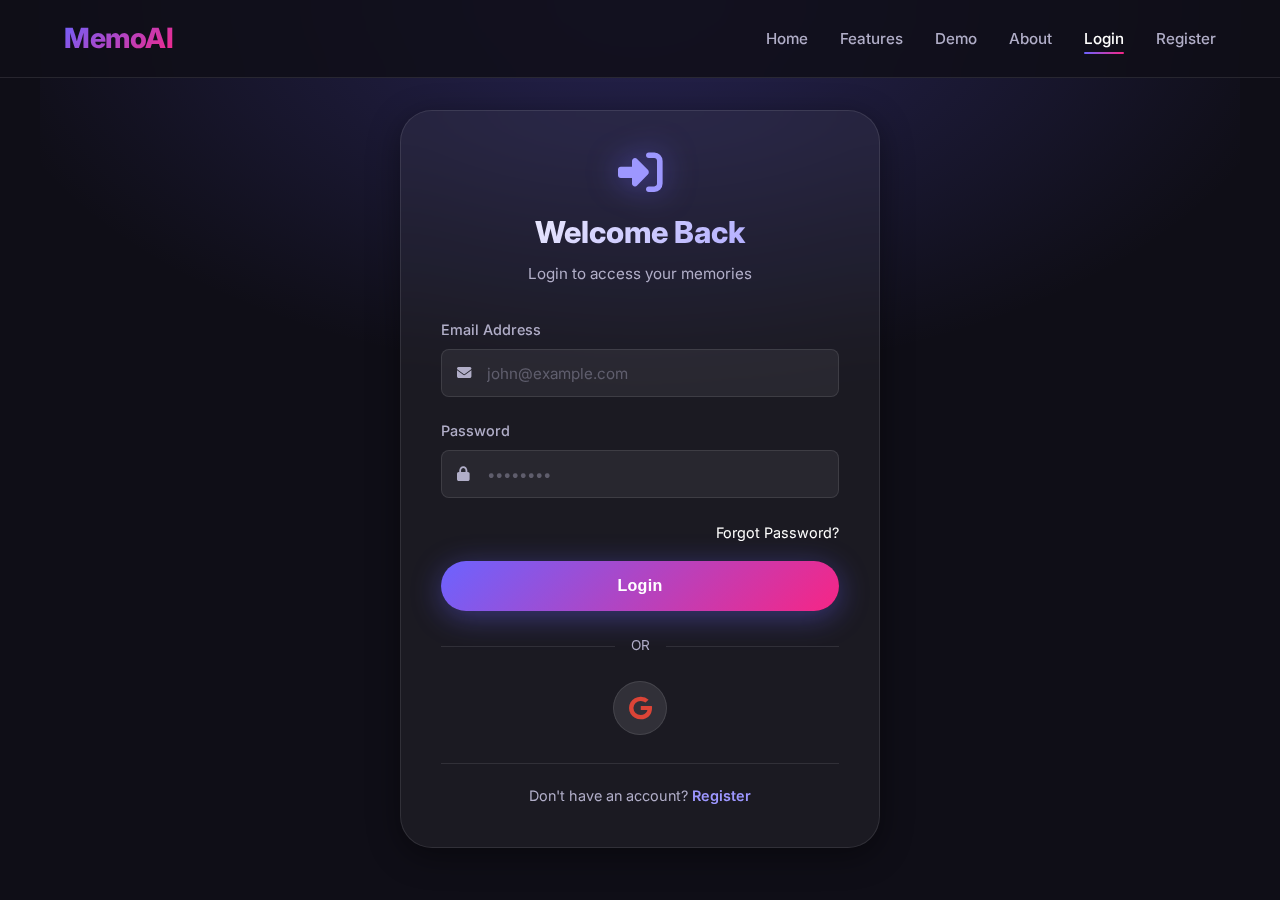
<file: templates/login.html>
<!DOCTYPE html>
<html lang="en">

<head>
    <meta charset="UTF-8">
    <meta name="viewport" content="width=device-width, initial-scale=1.0, maximum-scale=1.0, user-scalable=no">
    <meta name="apple-mobile-web-app-capable" content="yes">
    <meta name="apple-mobile-web-app-status-bar-style" content="black-translucent">
    <meta name="theme-color" content="#2563eb">
    <title>Login - MemoAI</title>
    <link rel="stylesheet" href="/static/css/styles.css">
    <link href="https://fonts.googleapis.com/css2?family=Inter:wght@300;400;500;600;700;800&display=swap"
        rel="stylesheet">
    <link rel="stylesheet" href="https://cdnjs.cloudflare.com/ajax/libs/font-awesome/6.4.0/css/all.min.css">
    <script>
        // If already logged in, redirect to dashboard
        if (sessionStorage.getItem('user')) {
            window.location.href = '/';
        }
    </script>
</head>

<body>
    <!-- Navigation -->
    <nav class="navbar">
        <div class="nav-container">
            <div class="hamburger-menu" id="hamburger-menu">
                <span class="bar"></span>
                <span class="bar"></span>
                <span class="bar"></span>
            </div>
            <div class="logo">
                <h2>MemoAI</h2>
            </div>
            <ul class="nav-menu" id="nav-menu">
                <li><a href="/">Home</a></li>
                <li><a href="/#features">Features</a></li>
                <li><a href="/#demo">Demo</a></li>
                <li><a href="/#about">About</a></li>
                <li><a href="/login" id="nav-login" class="active">Login</a></li>
                <li><a href="/register" id="nav-register">Register</a></li>
                <li><a href="#" id="nav-logout" style="display: none;">Logout</a></li>
            </ul>
        </div>
    </nav>

    <div class="nav-overlay" id="nav-overlay"></div>

    <div class="container auth-container">
        <div class="auth-card">
            <div class="auth-header">
                <i class="fas fa-sign-in-alt icon"></i>
                <h2>Welcome Back</h2>
                <p>Login to access your memories</p>
            </div>
            <form class="auth-form" onsubmit="event.preventDefault();">
                <div class="form-group">
                    <label for="email">Email Address</label>
                    <div class="input-icon">
                        <i class="fas fa-envelope"></i>
                        <input type="email" id="email" placeholder="john@example.com" required>
                    </div>
                </div>
                <div class="form-group">
                    <label for="password">Password</label>
                    <div class="input-icon">
                        <i class="fas fa-lock"></i>
                        <input type="password" id="password" placeholder="••••••••" required>
                    </div>
                </div>
                <div class="form-group" style="text-align: right; margin-bottom: 1rem;">
                    <a href="#" style="color: var(--primary-color); text-decoration: none; font-size: 0.9rem;">Forgot
                        Password?</a>
                </div>
                <button type="submit" class="cta-btn full-width">Login</button>
            </form>

            <div class="auth-divider">
                <span>OR</span>
            </div>

            <div class="social-login-container">
                <button type="button" class="social-btn" onclick="handleGoogleLogin()" title="Login with Google">
                    <i class="fab fa-google google-icon"></i>
                </button>
            </div>

            <div class="auth-footer">
                <p>Don't have an account? <a href="/register">Register</a></p>
            </div>
        </div>
    </div>

    <div class="account-selector-modal" id="accountModal">
        <div class="modal-content">
            <div class="modal-header">
                <h3>Choose an account</h3>
                <p>to continue to MemoAI</p>
            </div>
            <div class="account-list" id="accountList">
                <!-- Accounts will be injected here -->
            </div>
        </div>
    </div>

    <!-- Scripts -->
    <script src="/static/js/script.js"></script>
    <script>
        document.querySelector('.auth-form').addEventListener('submit', async function (e) {
            e.preventDefault();

            const email = document.getElementById('email').value;
            const password = document.getElementById('password').value;
            const btn = this.querySelector('button[type="submit"]');

            try {
                btn.disabled = true;
                btn.innerText = 'Logging in...';

                const response = await fetch('/api/login', {
                    method: 'POST',
                    headers: {
                        'Content-Type': 'application/json'
                    },
                    body: JSON.stringify({ email, password })
                });

                const data = await response.json();

                if (response.ok) {
                    // Save user info to sessionStorage
                    sessionStorage.setItem('user', JSON.stringify(data.user));
                    alert('Login successful!');
                    window.location.href = '/';
                } else {
                    alert('Login failed: ' + (data.error || 'Unknown error'));
                }
            } catch (error) {
                console.error('Error:', error);
                alert('An error occurred. Please try again.');
            } finally {
                btn.disabled = false;
                btn.innerText = 'Login';
            }
        });

        let googleAccounts = [];

        async function handleGoogleLogin() {
            const btn = document.querySelector('.social-btn');
            const originalContent = btn.innerHTML;

            try {
                // Show loading spinner
                btn.disabled = true;
                btn.innerHTML = '<i class="fas fa-spinner fa-spin google-icon"></i>';

                // Fetch all registered Google accounts
                const response = await fetch('/api/auth/google/accounts', {
                    method: 'GET',
                    headers: {
                        'Content-Type': 'application/json'
                    }
                });

                const data = await response.json();

                if (response.ok && data.accounts && data.accounts.length > 0) {
                    // Store accounts and show modal
                    googleAccounts = data.accounts;
                    showAccountModal(googleAccounts);
                } else {
                    alert('No Google accounts found. Please register first.');
                }
            } catch (error) {
                console.error('Error:', error);
                alert('An error occurred during Google login.');
            } finally {
                btn.disabled = false;
                btn.innerHTML = originalContent;
            }
        }

        function showAccountModal(accounts) {
            console.log("Showing account modal with", accounts.length, "accounts");
            const modal = document.getElementById('accountModal');
            const list = document.getElementById('accountList');

            if (!modal) {
                console.error("Modal element not found!");
                return;
            }

            // Create account items HTML
            let accountsHTML = '';

            accounts.forEach(account => {
                const initial = account.name ? account.name.charAt(0).toUpperCase() : 'U';
                accountsHTML += `
        <div class="account-item" onclick="proceedWithGoogleLogin('${account.email}')">
            <div class="account-avatar">${initial}</div>
            <div class="account-info">
                <span class="account-name">${account.name}</span>
                <span class="account-email">${account.email}</span>
            </div>
        </div>
        `;
            });

            // Add "Use another account" option
            accountsHTML += `
        <div class="account-item use-another-account" style="justify-content: center; border: none; padding: 0.75rem; margin-top: 0.5rem;" onclick="closeModal()">
            <i class="fas fa-user-plus" style="margin-right: 0.5rem; color: var(--primary-color);"></i>
            <span style="color: var(--text-secondary); font-size: 0.9rem;">Use another account</span>
        </div>
            `;

            list.innerHTML = accountsHTML;
            modal.style.display = 'flex';
            console.log("Modal display set to flex");
        }

        function closeModal() {
            document.getElementById('accountModal').style.display = 'none';
        }

        async function proceedWithGoogleLogin(email) {
            if (!email) {
                alert('No email selected');
                return;
            }

            try {
                // Close modal first
                closeModal();

                // Authenticate with selected account
                const response = await fetch('/api/auth/google', {
                    method: 'POST',
                    headers: {
                        'Content-Type': 'application/json'
                    },
                    body: JSON.stringify({ email: email })
                });

                const data = await response.json();

                if (response.ok) {
                    // Save user info to sessionStorage and redirect
                    sessionStorage.setItem('user', JSON.stringify(data.user));
                    window.location.href = '/';
                } else {
                    alert('Login failed: ' + (data.error || 'Unknown error'));
                }
            } catch (error) {
                console.error('Error:', error);
                alert('An error occurred during login.');
            }
        }

        // Close modal when clicking outside
        document.getElementById('accountModal').addEventListener('click', function (e) {
            if (e.target === this) {
                closeModal();
            }
        });
    </script>
</body>

</html>
</file>
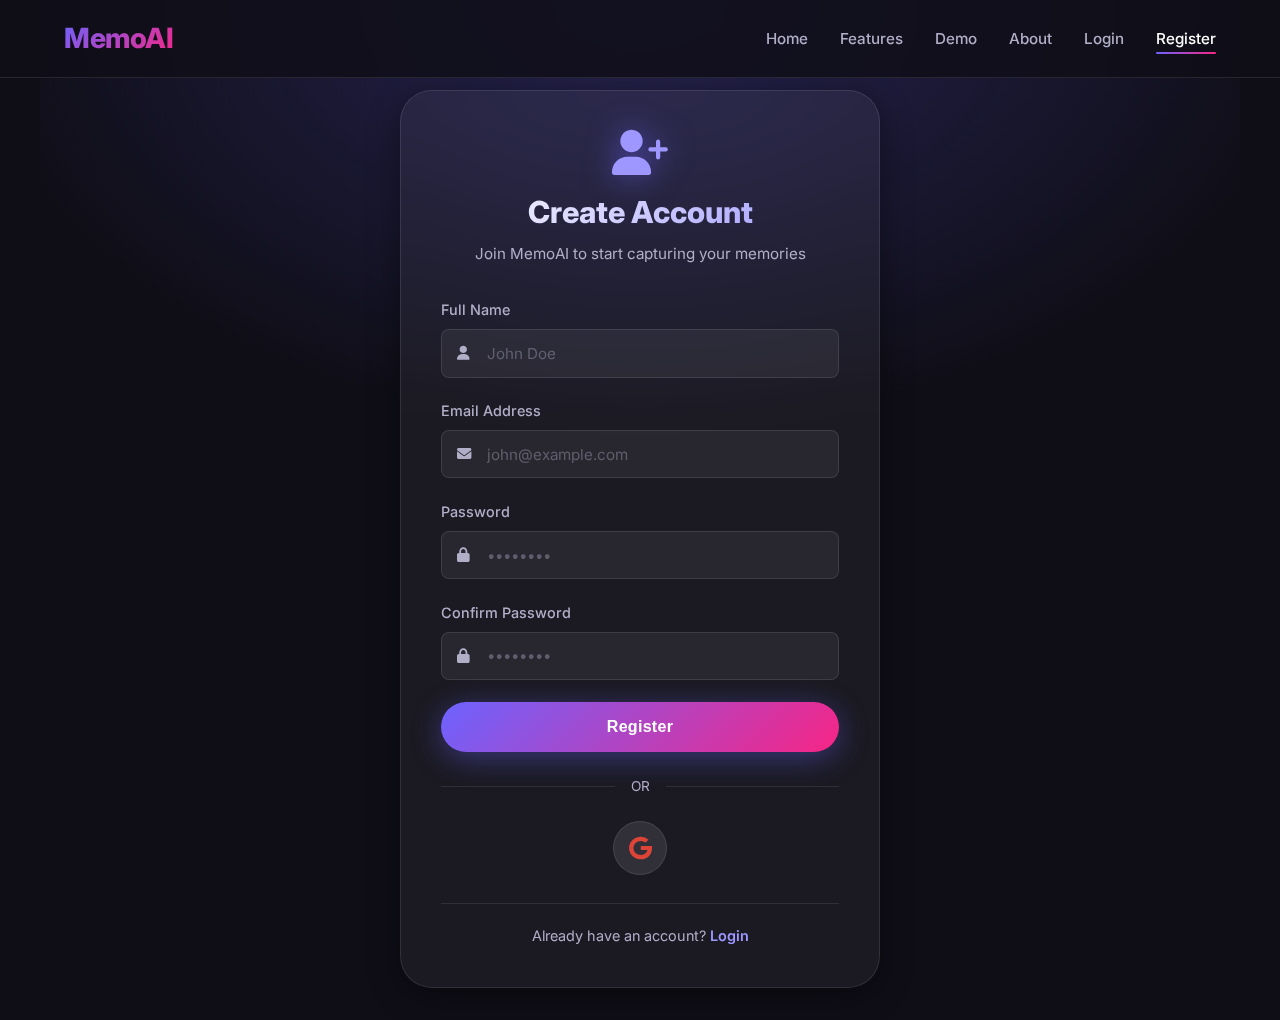
<file: templates/register.html>
<!DOCTYPE html>
<html lang="en">

<head>
    <meta charset="UTF-8">
    <meta name="viewport" content="width=device-width, initial-scale=1.0, maximum-scale=1.0, user-scalable=no">
    <meta name="apple-mobile-web-app-capable" content="yes">
    <meta name="apple-mobile-web-app-status-bar-style" content="black-translucent">
    <meta name="theme-color" content="#2563eb">
    <title>Register - MemoAI</title>
    <link rel="stylesheet" href="/static/css/styles.css">
    <link href="https://fonts.googleapis.com/css2?family=Inter:wght@300;400;500;600;700;800&display=swap"
        rel="stylesheet">
    <link rel="stylesheet" href="https://cdnjs.cloudflare.com/ajax/libs/font-awesome/6.4.0/css/all.min.css">
    <script>
        // If already logged in, redirect to dashboard
        if (sessionStorage.getItem('user')) {
            window.location.href = '/';
        }
    </script>
</head>

<body>
    <!-- Navigation -->
    <nav class="navbar">
        <div class="nav-container">
            <div class="hamburger-menu" id="hamburger-menu">
                <span class="bar"></span>
                <span class="bar"></span>
                <span class="bar"></span>
            </div>
            <div class="logo">
                <h2>MemoAI</h2>
            </div>
            <ul class="nav-menu" id="nav-menu">
                <li><a href="/">Home</a></li>
                <li><a href="/#features">Features</a></li>
                <li><a href="/#demo">Demo</a></li>
                <li><a href="/#about">About</a></li>
                <li><a href="/login" id="nav-login">Login</a></li>
                <li><a href="/register" id="nav-register" class="active">Register</a></li>
                <li><a href="#" id="nav-logout" style="display: none;">Logout</a></li>
            </ul>
        </div>
    </nav>

    <div class="nav-overlay" id="nav-overlay"></div>

    <div class="container auth-container">
        <div class="auth-card">
            <div class="auth-header">
                <i class="fas fa-user-plus icon"></i>
                <h2>Create Account</h2>
                <p>Join MemoAI to start capturing your memories</p>
            </div>
            <form class="auth-form" onsubmit="event.preventDefault();">
                <div class="form-group">
                    <label for="fullname">Full Name</label>
                    <div class="input-icon">
                        <i class="fas fa-user"></i>
                        <input type="text" id="fullname" placeholder="John Doe" required>
                    </div>
                </div>
                <div class="form-group">
                    <label for="email">Email Address</label>
                    <div class="input-icon">
                        <i class="fas fa-envelope"></i>
                        <input type="email" id="email" placeholder="john@example.com" required>
                    </div>
                </div>
                <div class="form-group">
                    <label for="password">Password</label>
                    <div class="input-icon">
                        <i class="fas fa-lock"></i>
                        <input type="password" id="password" placeholder="••••••••" required>
                    </div>
                </div>
                <div class="form-group">
                    <label for="confirm-password">Confirm Password</label>
                    <div class="input-icon">
                        <i class="fas fa-lock"></i>
                        <input type="password" id="confirm-password" placeholder="••••••••" required>
                    </div>
                </div>
                <button type="submit" class="cta-btn full-width">Register</button>
            </form>

            <div class="auth-divider">
                <span>OR</span>
            </div>

            <div class="social-login-container">
                <button type="button" class="social-btn" onclick="handleGoogleSignup()" title="Signup with Google">
                    <i class="fab fa-google google-icon"></i>
                </button>
            </div>

            <div class="auth-footer">
                <p>Already have an account? <a href="/login">Login</a></p>
            </div>
        </div>
    </div>

    <div class="account-selector-modal" id="accountModal">
        <div class="modal-content">
            <div class="modal-header">
                <h3>Choose an account</h3>
                <p>to continue to MemoAI</p>
            </div>
            <div class="account-list" id="accountList">
                <!-- Accounts will be injected here -->
            </div>
        </div>
    </div>

    <!-- Scripts -->
    <script src="/static/js/script.js"></script>
    <script>
        document.querySelector('.auth-form').addEventListener('submit', async function (e) {
            e.preventDefault();

            const name = document.getElementById('fullname').value;
            const email = document.getElementById('email').value;
            const password = document.getElementById('password').value;
            const confirmPassword = document.getElementById('confirm-password').value;
            const btn = this.querySelector('button[type="submit"]');

            if (password !== confirmPassword) {
                alert("Passwords do not match!");
                return;
            }

            try {
                btn.disabled = true;
                btn.innerText = 'Registering...';

                const response = await fetch('/api/register', {
                    method: 'POST',
                    headers: {
                        'Content-Type': 'application/json'
                    },
                    body: JSON.stringify({ name, email, password })
                });

                const data = await response.json();

                if (response.ok) {
                    // Mark that user has visited/registered
                    localStorage.setItem('hasVisited', 'true');
                    alert('Registration successful! Please login.');
                    window.location.href = '/login';
                } else {
                    alert('Registration failed: ' + (data.error || 'Unknown error'));
                }
            } catch (error) {
                console.error('Error:', error);
                alert('An error occurred. Please try again.');
            } finally {
                btn.disabled = false;
                btn.innerText = 'Register';
            }
        });
    </script>
    <script>
        let googleAccounts = [];

        async function handleGoogleSignup() {
            const btn = document.querySelector('.social-btn');
            const originalContent = btn.innerHTML;

            try {
                btn.disabled = true;
                btn.innerHTML = '<i class="fas fa-spinner fa-spin google-icon"></i>';

                const response = await fetch('/api/auth/google/accounts');
                const data = await response.json();

                if (response.ok && data.accounts) {
                    googleAccounts = data.accounts;
                    showAccountModal(googleAccounts);
                }
            } catch (error) {
                console.error('Error:', error);
                alert('An error occurred during Google signup.');
            } finally {
                btn.disabled = false;
                btn.innerHTML = originalContent;
            }
        }

        function showAccountModal(accounts) {
            const modal = document.getElementById('accountModal');
            const list = document.getElementById('accountList');

            let accountsHTML = '';
            accounts.forEach(account => {
                const initial = account.name ? account.name.charAt(0).toUpperCase() : 'U';
                accountsHTML += `
                    <div class="account-item" onclick="proceedWithGoogleSignup('${account.email}')">
                        <div class="account-avatar">${initial}</div>
                        <div class="account-info">
                            <span class="account-name">${account.name}</span>
                            <span class="account-email">${account.email}</span>
                        </div>
                    </div>
                `;
            });

            accountsHTML += `
                <div class="account-item use-another-account" style="justify-content: center; border: none; padding: 0.75rem; margin-top: 0.5rem;" onclick="closeModal()">
                    <i class="fas fa-user-plus" style="margin-right: 0.5rem; color: var(--primary-color);"></i>
                    <span style="color: var(--text-secondary); font-size: 0.9rem;">Use another account</span>
                </div>
            `;

            list.innerHTML = accountsHTML;
            modal.style.display = 'flex';
        }

        function closeModal() {
            document.getElementById('accountModal').style.display = 'none';
        }

        async function proceedWithGoogleSignup(email) {
            try {
                closeModal();
                const response = await fetch('/api/auth/google', {
                    method: 'POST',
                    headers: { 'Content-Type': 'application/json' },
                    body: JSON.stringify({ email })
                });

                const data = await response.json();
                if (response.ok) {
                    sessionStorage.setItem('user', JSON.stringify(data.user));
                    localStorage.setItem('hasVisited', 'true');
                    window.location.href = '/';
                } else {
                    alert('Signup failed: ' + (data.error || 'Unknown error'));
                }
            } catch (error) {
                console.error('Error:', error);
                alert('An error occurred during Google signup.');
            }
        }

        document.getElementById('accountModal').addEventListener('click', function (e) {
            if (e.target === this) closeModal();
        });
    </script>
</body>

</html>
</file>
<file: styles.css>
/* =========================================
   MEMOAI — PREMIUM UI DESIGN SYSTEM
   ========================================= */

/* Import Google Font */
@import url('https://fonts.googleapis.com/css2?family=Inter:wght@300;400;500;600;700;800&display=swap');

/* Reset */
*,
*::before,
*::after {
    margin: 0;
    padding: 0;
    box-sizing: border-box;
}

/* ---- CSS Variables ---- */
:root {
    --primary: #6C63FF;
    --primary-dark: #4A43D1;
    --primary-light: #9D97FF;
    --accent: #F72585;
    --accent-teal: #4CC9F0;
    --accent-green: #06D6A0;
    --bg: #0F0E17;
    --bg-card: rgba(255, 255, 255, 0.06);
    --bg-card-hover: rgba(255, 255, 255, 0.1);
    --surface: #1A1830;
    --surface2: #231f3d;
    --text-primary: #FFFFFE;
    --text-secondary: #B1AEC8;
    --border: rgba(255, 255, 255, 0.1);
    --success: #06D6A0;
    --warning: #FFB703;
    --error: #EF233C;
    --shadow-glow: 0 0 40px rgba(108, 99, 255, 0.25);
    --shadow-card: 0 8px 32px rgba(0, 0, 0, 0.4);
    --radius-sm: 8px;
    --radius-md: 16px;
    --radius-lg: 24px;
    --radius-xl: 32px;
}

/* ---- Base ---- */
html {
    scroll-behavior: smooth;
}

body {
    font-family: 'Inter', 'Segoe UI', sans-serif;
    background: var(--bg);
    color: var(--text-primary);
    line-height: 1.6;
    overflow-x: hidden;
    min-height: 100vh;
}

.container {
    max-width: 1200px;
    margin: 0 auto;
    padding: 0 24px;
}

/* =========================================
   NAVIGATION
   ========================================= */
.navbar {
    position: fixed;
    top: 0;
    width: 100%;
    z-index: 1000;
    padding: 1rem 0;
    background: rgba(15, 14, 23, 0.85);
    backdrop-filter: blur(20px);
    -webkit-backdrop-filter: blur(20px);
    border-bottom: 1px solid var(--border);
    transition: background 0.3s ease;
}

.nav-container {
    max-width: 1200px;
    margin: 0 auto;
    padding: 0 24px;
    display: flex;
    justify-content: space-between;
    align-items: center;
}

.logo h2 {
    font-size: 1.75rem;
    font-weight: 800;
    background: linear-gradient(135deg, var(--primary), var(--accent));
    -webkit-background-clip: text;
    -webkit-text-fill-color: transparent;
    background-clip: text;
    letter-spacing: -0.5px;
}

.nav-menu {
    display: flex;
    list-style: none;
    gap: 2rem;
    align-items: center;
}

.nav-menu a {
    text-decoration: none;
    color: var(--text-secondary);
    font-weight: 500;
    font-size: 0.95rem;
    transition: color 0.3s ease;
    position: relative;
    padding: 0.25rem 0;
}

.nav-menu a::after {
    content: '';
    position: absolute;
    bottom: -2px;
    left: 0;
    width: 0;
    height: 2px;
    background: linear-gradient(90deg, var(--primary), var(--accent));
    border-radius: 2px;
    transition: width 0.3s ease;
}

.nav-menu a:hover,
.nav-menu a.active {
    color: var(--text-primary);
}

.nav-menu a:hover::after,
.nav-menu a.active::after {
    width: 100%;
}

/* =========================================
   HERO SECTION
   ========================================= */
.hero {
    min-height: 100vh;
    display: flex;
    align-items: center;
    justify-content: center;
    text-align: center;
    position: relative;
    overflow: hidden;
    background: radial-gradient(ellipse 80% 60% at 50% 0%, rgba(108, 99, 255, 0.3) 0%, transparent 70%),
        radial-gradient(ellipse 60% 50% at 80% 80%, rgba(247, 37, 133, 0.15) 0%, transparent 60%),
        var(--bg);
}

.hero::before {
    content: '';
    position: absolute;
    inset: 0;
    background:
        radial-gradient(circle at 20% 30%, rgba(76, 201, 240, 0.08) 0%, transparent 40%),
        radial-gradient(circle at 80% 70%, rgba(108, 99, 255, 0.08) 0%, transparent 40%);
    pointer-events: none;
}

/* floating orbs */
.hero::after {
    content: '';
    position: absolute;
    width: 600px;
    height: 600px;
    border-radius: 50%;
    background: radial-gradient(circle, rgba(108, 99, 255, 0.12) 0%, transparent 70%);
    top: -150px;
    right: -150px;
    animation: float 10s ease-in-out infinite;
    pointer-events: none;
}

.hero-content {
    position: relative;
    z-index: 2;
    max-width: 820px;
    padding: 0 24px;
}

.hero-content h1 {
    font-size: clamp(2.2rem, 6vw, 4rem);
    font-weight: 800;
    line-height: 1.15;
    letter-spacing: -1px;
    margin-bottom: 1.5rem;
    animation: fadeInUp 0.9s ease-out;
    background: linear-gradient(135deg, #fff 0%, var(--primary-light) 50%, var(--accent) 100%);
    -webkit-background-clip: text;
    -webkit-text-fill-color: transparent;
    background-clip: text;
}

.hero-content>p {
    font-size: 1.15rem;
    color: var(--text-secondary);
    max-width: 640px;
    margin: 0 auto 2.5rem;
    animation: fadeInUp 0.9s ease-out 0.15s both;
    line-height: 1.7;
}

/* Hero Stats */
.hero-stats {
    display: flex;
    justify-content: center;
    gap: 3rem;
    margin: 2.5rem 0;
    animation: fadeInUp 0.9s ease-out 0.3s both;
}

.stat {
    text-align: center;
    padding: 1rem 1.5rem;
    background: var(--bg-card);
    border: 1px solid var(--border);
    border-radius: var(--radius-md);
    backdrop-filter: blur(10px);
    transition: transform 0.3s ease, border-color 0.3s ease;
}

.stat:hover {
    transform: translateY(-4px);
    border-color: var(--primary);
}

.stat-number {
    display: block;
    font-size: 2.5rem;
    font-weight: 800;
    background: linear-gradient(135deg, var(--primary-light), var(--accent-teal));
    -webkit-background-clip: text;
    -webkit-text-fill-color: transparent;
    background-clip: text;
}

.stat p {
    font-size: 0.85rem;
    color: var(--text-secondary);
    margin-top: 0.25rem;
}

/* Hero Features Tags */
.hero-features {
    display: flex;
    justify-content: center;
    gap: 0.75rem;
    flex-wrap: wrap;
    margin-top: 2rem;
    animation: fadeInUp 0.9s ease-out 0.55s both;
}

.feature-tag {
    background: rgba(108, 99, 255, 0.12);
    border: 1px solid rgba(108, 99, 255, 0.3);
    color: var(--primary-light);
    padding: 0.5rem 1.1rem;
    border-radius: 50px;
    font-size: 0.85rem;
    font-weight: 500;
    cursor: default;
    transition: all 0.3s ease;
    opacity: 0;
    animation: slideInFromLeft 0.6s ease-out forwards;
}

.feature-tag:hover {
    background: rgba(108, 99, 255, 0.25);
    transform: translateY(-2px);
}

.feature-tag:nth-child(1) {
    animation-delay: 0.8s;
}

.feature-tag:nth-child(2) {
    animation-delay: 0.9s;
}

.feature-tag:nth-child(3) {
    animation-delay: 1.0s;
}

.feature-tag:nth-child(4) {
    animation-delay: 1.1s;
}

/* =========================================
   BUTTONS
   ========================================= */
.cta-btn {
    display: inline-flex;
    align-items: center;
    gap: 0.5rem;
    background: linear-gradient(135deg, var(--primary) 0%, var(--accent) 100%);
    color: #fff;
    border: none;
    padding: 1rem 2.5rem;
    font-size: 1rem;
    font-weight: 700;
    border-radius: 50px;
    cursor: pointer;
    transition: all 0.3s ease;
    box-shadow: 0 6px 30px rgba(108, 99, 255, 0.4);
    animation: fadeInUp 0.9s ease-out 0.4s both;
    position: relative;
    overflow: hidden;
    letter-spacing: 0.3px;
}

.cta-btn::before {
    content: '';
    position: absolute;
    inset: 0;
    background: linear-gradient(135deg, var(--accent) 0%, var(--primary) 100%);
    opacity: 0;
    transition: opacity 0.3s ease;
}

.cta-btn:hover {
    transform: translateY(-3px);
    box-shadow: 0 12px 40px rgba(108, 99, 255, 0.5);
}

.cta-btn:hover::before {
    opacity: 1;
}

.cta-btn span,
.cta-btn>* {
    position: relative;
    z-index: 1;
}

.cta-btn:active {
    transform: translateY(0);
}

.primary-btn {
    display: inline-flex;
    align-items: center;
    gap: 0.4rem;
    background: linear-gradient(135deg, var(--primary) 0%, var(--primary-dark) 100%);
    color: #fff;
    border: none;
    padding: 0.7rem 1.5rem;
    font-size: 0.95rem;
    font-weight: 600;
    border-radius: 50px;
    cursor: pointer;
    transition: all 0.3s ease;
    box-shadow: 0 4px 15px rgba(108, 99, 255, 0.35);
    margin-top: 0.5rem;
}

.primary-btn:hover {
    background: linear-gradient(135deg, var(--primary-light) 0%, var(--primary) 100%);
    transform: translateY(-2px);
    box-shadow: 0 8px 25px rgba(108, 99, 255, 0.45);
}

.primary-btn:active {
    transform: translateY(0);
}

.primary-btn:disabled {
    opacity: 0.5;
    cursor: not-allowed;
    transform: none;
}

.secondary-btn {
    display: inline-flex;
    align-items: center;
    gap: 0.4rem;
    background: var(--bg-card);
    color: var(--text-secondary);
    border: 1px solid var(--border);
    padding: 0.7rem 1.5rem;
    font-size: 0.95rem;
    font-weight: 500;
    border-radius: 50px;
    cursor: pointer;
    transition: all 0.3s ease;
    backdrop-filter: blur(8px);
    margin-top: 0.5rem;
}

.secondary-btn:hover {
    background: var(--bg-card-hover);
    border-color: var(--primary);
    color: var(--text-primary);
    transform: translateY(-2px);
}

.full-width {
    width: 100%;
    justify-content: center;
}

/* =========================================
   SECTION HEADINGS
   ========================================= */
.features h2,
.demo h2,
.about h2,
.testimonials h2 {
    text-align: center;
    font-size: clamp(1.8rem, 4vw, 2.6rem);
    font-weight: 800;
    margin-bottom: 0.75rem;
    background: linear-gradient(135deg, var(--text-primary), var(--primary-light));
    -webkit-background-clip: text;
    -webkit-text-fill-color: transparent;
    background-clip: text;
}

.section-sub {
    text-align: center;
    color: var(--text-secondary);
    font-size: 1.05rem;
    margin-bottom: 3rem;
}

/* =========================================
   FEATURES SECTION
   ========================================= */
.features {
    padding: 6rem 0;
    background: linear-gradient(180deg, var(--bg) 0%, var(--surface) 100%);
}

.features h2 {
    margin-bottom: 3rem;
}

.feature-grid {
    display: grid;
    grid-template-columns: repeat(auto-fit, minmax(260px, 1fr));
    gap: 1.5rem;
}

.feature-card {
    background: var(--bg-card);
    border: 1px solid var(--border);
    padding: 2rem;
    border-radius: var(--radius-lg);
    text-align: center;
    backdrop-filter: blur(16px);
    transition: all 0.35s cubic-bezier(0.23, 1, 0.32, 1);
    position: relative;
    overflow: hidden;
}

.feature-card::before {
    content: '';
    position: absolute;
    top: 0;
    left: 0;
    width: 100%;
    height: 3px;
    background: linear-gradient(90deg, var(--primary), var(--accent));
    transform: scaleX(0);
    transition: transform 0.35s ease;
    transform-origin: left;
}

.feature-card:hover {
    transform: translateY(-8px);
    border-color: rgba(108, 99, 255, 0.4);
    background: var(--bg-card-hover);
    box-shadow: var(--shadow-glow), var(--shadow-card);
}

.feature-card:hover::before {
    transform: scaleX(1);
}

.feature-card .icon {
    font-size: 3rem;
    margin-bottom: 1.25rem;
    display: inline-block;
    filter: drop-shadow(0 0 12px rgba(108, 99, 255, 0.5));
    transition: transform 0.3s ease;
}

.feature-card:hover .icon {
    transform: scale(1.15) rotate(5deg);
}

.feature-card h3 {
    color: var(--text-primary);
    font-size: 1.15rem;
    font-weight: 700;
    margin-bottom: 0.75rem;
}

.feature-card p {
    color: var(--text-secondary);
    font-size: 0.95rem;
    line-height: 1.6;
}

/* =========================================
   DEMO SECTION
   ========================================= */
.demo {
    padding: 6rem 0;
    background: var(--surface);
}

.demo h2 {
    margin-bottom: 3rem;
}

.demo-container {
    display: grid;
    grid-template-columns: repeat(auto-fit, minmax(320px, 1fr));
    gap: 1.5rem;
}

.demo-panel {
    background: rgba(255, 255, 255, 0.04);
    border: 1px solid var(--border);
    padding: 2rem;
    border-radius: var(--radius-lg);
    backdrop-filter: blur(20px);
    transition: border-color 0.3s ease, box-shadow 0.3s ease;
}

.demo-panel:hover {
    border-color: rgba(108, 99, 255, 0.35);
    box-shadow: 0 8px 30px rgba(108, 99, 255, 0.15);
}

.demo-panel h3 {
    color: var(--text-primary);
    font-size: 1.1rem;
    font-weight: 700;
    margin-bottom: 1.5rem;
    padding-bottom: 0.75rem;
    border-bottom: 1px solid var(--border);
    display: flex;
    align-items: center;
    gap: 0.5rem;
}

/* Voice Input */
.voice-input-section {
    text-align: center;
}

.record-btn {
    width: 80px;
    height: 80px;
    border: none;
    border-radius: 50%;
    background: linear-gradient(135deg, var(--primary), var(--accent));
    color: white;
    font-size: 2rem;
    cursor: pointer;
    transition: all 0.3s ease;
    position: relative;
    margin: 0 auto 1rem;
    display: flex;
    align-items: center;
    justify-content: center;
    box-shadow: 0 6px 25px rgba(108, 99, 255, 0.45);
}

.record-btn::before {
    content: '';
    position: absolute;
    inset: -4px;
    border-radius: 50%;
    border: 2px dashed rgba(108, 99, 255, 0.4);
    animation: spin 8s linear infinite;
}

.record-btn:hover {
    transform: scale(1.1);
    box-shadow: 0 10px 35px rgba(108, 99, 255, 0.6);
}

.record-btn.recording {
    animation: pulseGlow 1.5s infinite;
}

#recording-indicator {
    position: absolute;
    inset: 0;
    border-radius: 50%;
    border: 3px solid var(--error);
    opacity: 0;
}

.record-btn.recording #recording-indicator {
    animation: beat 1s infinite;
}

#recording-status {
    color: var(--text-secondary);
    font-size: 0.9rem;
    margin-bottom: 1rem;
    font-weight: 500;
}

/* Textarea */
#voice-output,
#image-description,
#search-query {
    width: 100%;
    background: rgba(255, 255, 255, 0.05);
    border: 1px solid var(--border);
    border-radius: var(--radius-sm);
    color: var(--text-primary);
    font-family: inherit;
    font-size: 0.95rem;
    padding: 0.85rem 1rem;
    transition: border-color 0.3s ease, box-shadow 0.3s ease;
}

#voice-output {
    height: 110px;
    resize: vertical;
    margin-bottom: 1rem;
}

#image-description {
    height: 80px;
    resize: vertical;
    margin-bottom: 1rem;
}

#search-query {
    height: auto;
    padding: 0.85rem 1rem;
}

#voice-output::placeholder,
#image-description::placeholder,
#search-query::placeholder {
    color: rgba(177, 174, 200, 0.5);
}

#voice-output:focus,
#image-description:focus,
#search-query:focus {
    outline: none;
    border-color: var(--primary);
    box-shadow: 0 0 0 3px rgba(108, 99, 255, 0.15);
}

#voice-output:disabled {
    opacity: 0.4;
    cursor: not-allowed;
}

.voice-actions,
.image-actions {
    display: flex;
    align-items: center;
    gap: 0.75rem;
    flex-wrap: wrap;
}

.voice-tips,
.image-tips,
.processing-tips,
.search-tips {
    margin-top: 1rem;
    text-align: center;
    color: var(--text-secondary);
    font-size: 0.82rem;
    opacity: 0.7;
}

/* Upload Area */
.upload-area {
    border: 2px dashed rgba(108, 99, 255, 0.35);
    border-radius: var(--radius-md);
    padding: 2.5rem 2rem;
    text-align: center;
    cursor: pointer;
    transition: all 0.3s ease;
    color: var(--text-secondary);
    background: rgba(108, 99, 255, 0.04);
    margin-bottom: 1rem;
}

.upload-area:hover {
    border-color: var(--primary);
    background: rgba(108, 99, 255, 0.1);
    color: var(--text-primary);
}

/* Image Preview */
.image-preview {
    max-width: 100%;
    max-height: 200px;
    margin: 1rem 0;
    display: none;
}

.image-preview img {
    max-width: 100%;
    max-height: 200px;
    border-radius: var(--radius-sm);
    border: 1px solid var(--border);
}

/* Results Section */
.results-section {
    background: rgba(255, 255, 255, 0.04);
    border: 1px solid var(--border);
    border-radius: var(--radius-md);
    padding: 1.5rem;
}

.result-item {
    margin-bottom: 1.25rem;
}

.result-item h4 {
    color: var(--primary-light);
    font-size: 0.85rem;
    font-weight: 700;
    text-transform: uppercase;
    letter-spacing: 0.5px;
    margin-bottom: 0.4rem;
}

#category-result,
#context-result,
#tags-result {
    background: rgba(255, 255, 255, 0.04);
    border: 1px solid var(--border);
    padding: 0.6rem 0.85rem;
    border-radius: var(--radius-sm);
    min-height: 24px;
    font-size: 0.9rem;
    color: var(--text-secondary);
}

/* Spinner */
.spinner {
    width: 22px;
    height: 22px;
    border: 2px solid rgba(255, 255, 255, 0.15);
    border-top: 2px solid var(--primary);
    border-radius: 50%;
    animation: spin 1s linear infinite;
    flex-shrink: 0;
}

.spinner-small {
    display: inline-block;
    width: 14px;
    height: 14px;
    border: 2px solid rgba(255, 255, 255, 0.2);
    border-radius: 50%;
    border-top-color: white;
    animation: spin 1s ease-in-out infinite;
    vertical-align: middle;
    margin-right: 5px;
}

.save-status {
    font-size: 0.88rem;
    color: var(--accent-green);
    font-weight: 600;
}

/* Search Section */
.search-section {
    display: flex;
    flex-direction: column;
    gap: 0.75rem;
}

.search-actions {
    display: flex;
    gap: 0.75rem;
    flex-wrap: wrap;
}

.search-results {
    margin-top: 1rem;
    display: flex;
    flex-direction: column;
    gap: 1rem;
    max-height: 480px;
    overflow-y: auto;
    padding-right: 4px;
}

.search-results::-webkit-scrollbar {
    width: 4px;
}

.search-results::-webkit-scrollbar-track {
    background: rgba(255, 255, 255, 0.05);
    border-radius: 4px;
}

.search-results::-webkit-scrollbar-thumb {
    background: var(--primary);
    border-radius: 4px;
}

/* Memory Cards */
.memory-item {
    background: rgba(255, 255, 255, 0.05);
    border: 1px solid var(--border);
    border-radius: var(--radius-md);
    padding: 1.25rem;
    cursor: pointer;
    transition: all 0.3s cubic-bezier(0.23, 1, 0.32, 1);
    position: relative;
    overflow: hidden;
}

.memory-item::before {
    content: '';
    position: absolute;
    left: 0;
    top: 0;
    bottom: 0;
    width: 3px;
    background: linear-gradient(180deg, var(--primary), var(--accent));
    border-radius: 3px 0 0 3px;
}

.memory-item:hover {
    transform: translateY(-3px);
    border-color: rgba(108, 99, 255, 0.45);
    background: rgba(255, 255, 255, 0.08);
    box-shadow: 0 8px 25px rgba(0, 0, 0, 0.3);
}

.memory-title {
    font-size: 1.05rem;
    font-weight: 600;
    color: var(--text-primary);
    margin-bottom: 0.5rem;
    padding-left: 0.5rem;
}

.memory-content-with-image {
    display: flex;
    gap: 1rem;
    margin-bottom: 0.75rem;
}

.memory-image-preview {
    width: 130px;
    height: 95px;
    object-fit: cover;
    border-radius: var(--radius-sm);
    flex-shrink: 0;
    border: 1px solid var(--border);
}

.memory-image-preview-large {
    width: 100%;
    max-height: 380px;
    object-fit: contain;
    border-radius: var(--radius-md);
    margin-bottom: 1rem;
    background: rgba(255, 255, 255, 0.05);
    border: 1px solid var(--border);
}

.memory-text-content {
    color: var(--text-secondary);
    line-height: 1.6;
    font-size: 0.92rem;
    flex-grow: 1;
    padding-left: 0.5rem;
}

.memory-meta {
    display: flex;
    flex-wrap: wrap;
    gap: 0.75rem;
    font-size: 0.82rem;
    color: rgba(177, 174, 200, 0.7);
    margin-top: 0.75rem;
    padding-top: 0.75rem;
    border-top: 1px solid var(--border);
}

.memory-tags {
    display: flex;
    flex-wrap: wrap;
    gap: 0.4rem;
    margin-top: 0.6rem;
    padding-left: 0.5rem;
}

.tag {
    background: rgba(108, 99, 255, 0.15);
    color: var(--primary-light);
    padding: 0.15rem 0.6rem;
    border-radius: 50px;
    font-size: 0.72rem;
    font-weight: 600;
    border: 1px solid rgba(108, 99, 255, 0.25);
}

.similarity-score {
    position: absolute;
    top: 1rem;
    right: 1rem;
    font-size: 0.72rem;
    font-weight: 700;
    color: var(--accent-green);
    background: rgba(6, 214, 160, 0.15);
    padding: 0.15rem 0.5rem;
    border-radius: 6px;
    border: 1px solid rgba(6, 214, 160, 0.3);
}

.no-results {
    color: var(--text-secondary);
    font-style: italic;
    text-align: center;
    padding: 2rem;
    opacity: 0.7;
}

/* Summary Result */
.summary-result {
    margin-top: 1rem;
    padding: 1.25rem;
    background: rgba(108, 99, 255, 0.1);
    border: 1px solid rgba(108, 99, 255, 0.3);
    border-radius: var(--radius-md);
}

.summary-result h4 {
    color: var(--primary-light);
    font-weight: 700;
    margin-bottom: 0.6rem;
}

.summary-result p {
    color: var(--text-secondary);
    font-size: 0.92rem;
    line-height: 1.7;
    white-space: pre-line;
}

/* =========================================
   HOW IT WORKS / WORKFLOW
   ========================================= */
.demo-intro {
    margin-top: 4rem;
    text-align: center;
}

.demo-intro h3 {
    font-size: 1.6rem;
    font-weight: 700;
    margin-bottom: 2rem;
    color: var(--text-primary);
}

.workflow-steps {
    display: grid;
    grid-template-columns: repeat(auto-fit, minmax(220px, 1fr));
    gap: 1.5rem;
    margin-top: 1.5rem;
}

.step {
    background: rgba(255, 255, 255, 0.04);
    border: 1px solid var(--border);
    padding: 1.75rem 1.5rem;
    border-radius: var(--radius-lg);
    text-align: center;
    transition: all 0.35s ease;
    position: relative;
    overflow: hidden;
}

.step:hover {
    transform: translateY(-6px);
    background: var(--bg-card-hover);
    border-color: rgba(108, 99, 255, 0.4);
    box-shadow: var(--shadow-glow);
}

.step-number {
    width: 48px;
    height: 48px;
    background: linear-gradient(135deg, var(--primary), var(--accent));
    color: white;
    border-radius: 50%;
    display: flex;
    align-items: center;
    justify-content: center;
    margin: 0 auto 1rem;
    font-weight: 800;
    font-size: 1.1rem;
    box-shadow: 0 4px 15px rgba(108, 99, 255, 0.4);
}

.step h4 {
    color: var(--text-primary);
    font-weight: 700;
    margin-bottom: 0.5rem;
}

.step p {
    color: var(--text-secondary);
    font-size: 0.9rem;
    line-height: 1.55;
}

/* =========================================
   ABOUT SECTION
   ========================================= */
.about {
    padding: 6rem 0;
    background: linear-gradient(180deg, var(--surface) 0%, var(--bg) 100%);
}

.about h2 {
    margin-bottom: 3rem;
}

.about-content {
    display: grid;
    grid-template-columns: 2fr 1fr;
    gap: 2.5rem;
    align-items: start;
}

.about-text h3 {
    font-size: 1.3rem;
    font-weight: 700;
    color: var(--primary-light);
    margin-bottom: 0.75rem;
}

.about-text h4 {
    font-size: 1rem;
    font-weight: 700;
    color: var(--accent-teal);
    margin: 1.5rem 0 0.5rem;
}

.about-text p {
    color: var(--text-secondary);
    line-height: 1.7;
    margin-bottom: 1rem;
}

.about-text ul,
.about-text ol {
    margin-left: 1.5rem;
    margin-bottom: 1.25rem;
    color: var(--text-secondary);
}

.about-text li {
    margin-bottom: 0.5rem;
    line-height: 1.6;
}

.about-text strong {
    color: var(--text-primary);
}

.note {
    background: rgba(255, 183, 3, 0.1);
    border: 1px solid rgba(255, 183, 3, 0.3);
    padding: 1rem 1.25rem;
    border-radius: var(--radius-sm);
    border-left: 4px solid var(--warning);
    color: var(--text-secondary);
    margin-top: 1rem;
    font-size: 0.9rem;
}

/* Tech Stack Card */
.tech-stack {
    background: linear-gradient(135deg, var(--primary-dark) 0%, #2d1b69 50%, #1a0533 100%);
    border: 1px solid rgba(108, 99, 255, 0.35);
    padding: 2rem;
    border-radius: var(--radius-lg);
    position: sticky;
    top: 100px;
    box-shadow: 0 10px 40px rgba(108, 99, 255, 0.25);
}

.tech-stack h3 {
    color: var(--text-primary);
    font-size: 1.1rem;
    font-weight: 700;
    margin-bottom: 1.25rem;
    padding-bottom: 0.75rem;
    border-bottom: 1px solid rgba(255, 255, 255, 0.15);
}

.tech-stack ul {
    list-style: none;
    margin: 0;
}

.tech-stack li {
    padding: 0.5rem 0;
    border-bottom: 1px solid rgba(255, 255, 255, 0.07);
    color: rgba(255, 255, 255, 0.8);
    font-size: 0.9rem;
    display: flex;
    align-items: center;
    gap: 0.5rem;
}

.tech-stack li::before {
    content: '▸';
    color: var(--primary-light);
    font-size: 0.8rem;
}

.project-stats {
    display: flex;
    justify-content: space-around;
    margin-top: 1.5rem;
    padding-top: 1.25rem;
    border-top: 1px solid rgba(255, 255, 255, 0.1);
}

.stat-item {
    text-align: center;
}

.stat-item .number {
    display: block;
    font-size: 1.7rem;
    font-weight: 800;
    background: linear-gradient(135deg, var(--accent-teal), var(--primary-light));
    -webkit-background-clip: text;
    -webkit-text-fill-color: transparent;
    background-clip: text;
}

.stat-item p {
    color: rgba(255, 255, 255, 0.6);
    font-size: 0.75rem;
    margin-top: 0.2rem;
}

/* =========================================
   TESTIMONIALS
   ========================================= */
.testimonials {
    padding: 6rem 0;
    background: var(--bg);
}

.testimonials h2 {
    margin-bottom: 3rem;
}

.testimonial-grid {
    display: grid;
    grid-template-columns: repeat(auto-fit, minmax(300px, 1fr));
    gap: 1.5rem;
}

.testimonial-card {
    background: var(--bg-card);
    border: 1px solid var(--border);
    padding: 2rem;
    border-radius: var(--radius-lg);
    backdrop-filter: blur(16px);
    position: relative;
    overflow: hidden;
    transition: all 0.35s ease;
}

.testimonial-card::before {
    content: '"';
    position: absolute;
    top: 10px;
    left: 20px;
    font-size: 5rem;
    color: rgba(108, 99, 255, 0.15);
    font-family: Georgia, serif;
    line-height: 1;
    pointer-events: none;
}

.testimonial-card:hover {
    transform: translateY(-6px);
    border-color: rgba(108, 99, 255, 0.4);
    box-shadow: var(--shadow-glow), var(--shadow-card);
}

.rating {
    color: var(--warning);
    font-size: 1.1rem;
    margin-bottom: 1rem;
    letter-spacing: 2px;
}

.testimonial-card>p {
    font-style: italic;
    color: var(--text-secondary);
    line-height: 1.7;
    margin-bottom: 1.5rem;
    position: relative;
    z-index: 1;
    font-size: 0.95rem;
}

.user-info {
    display: flex;
    align-items: center;
    gap: 0.85rem;
}

.avatar {
    width: 46px;
    height: 46px;
    border-radius: 50%;
    background: linear-gradient(135deg, var(--primary), var(--accent));
    color: white;
    display: flex;
    align-items: center;
    justify-content: center;
    font-weight: 700;
    font-size: 1rem;
    flex-shrink: 0;
    box-shadow: 0 4px 12px rgba(108, 99, 255, 0.35);
}

.user-details h4 {
    color: var(--text-primary);
    font-weight: 600;
    margin-bottom: 0.1rem;
    font-size: 0.95rem;
}

.user-details p {
    color: var(--text-secondary);
    font-size: 0.82rem;
    margin: 0;
}

/* =========================================
   CAMERA
   ========================================= */
.camera-container {
    background: #000;
    border-radius: var(--radius-md);
    overflow: hidden;
    margin-bottom: 1rem;
    position: relative;
    border: 1px solid var(--border);
}

#camera-video {
    width: 100%;
    height: auto;
    display: block;
}

.camera-controls {
    display: flex;
    gap: 0.75rem;
    justify-content: center;
    padding: 1rem;
    background: rgba(0, 0, 0, 0.75);
    position: absolute;
    bottom: 0;
    left: 0;
    right: 0;
    backdrop-filter: blur(8px);
}

.camera-controls button {
    flex: 1;
    max-width: 180px;
}

/* =========================================
   FOOTER
   ========================================= */
.footer {
    background: #09080f;
    border-top: 1px solid var(--border);
    color: var(--text-secondary);
    text-align: center;
    padding: 2rem 0;
    font-size: 0.9rem;
}

/* =========================================
   AUTH PAGES (Login / Register)
   ========================================= */
.auth-container {
    min-height: 100vh;
    display: flex;
    align-items: center;
    justify-content: center;
    padding-top: 90px;
    padding-bottom: 2rem;
    background: radial-gradient(ellipse 80% 60% at 50% 0%, rgba(108, 99, 255, 0.25) 0%, transparent 70%), var(--bg);
}

.auth-card {
    background: rgba(255, 255, 255, 0.05);
    border: 1px solid rgba(255, 255, 255, 0.1);
    backdrop-filter: blur(30px);
    -webkit-backdrop-filter: blur(30px);
    padding: 2.5rem;
    border-radius: var(--radius-xl);
    box-shadow: var(--shadow-card);
    width: 100%;
    max-width: 480px;
    animation: fadeInUp 0.6s ease-out;
}

.auth-header {
    text-align: center;
    margin-bottom: 2rem;
}

.auth-header .icon {
    font-size: 2.8rem;
    color: var(--primary-light);
    margin-bottom: 0.75rem;
    display: inline-block;
    filter: drop-shadow(0 0 15px rgba(108, 99, 255, 0.6));
}

.auth-header h2 {
    font-size: 1.9rem;
    font-weight: 800;
    color: var(--text-primary);
    margin-bottom: 0.35rem;
    background: linear-gradient(135deg, var(--text-primary), var(--primary-light));
    -webkit-background-clip: text;
    -webkit-text-fill-color: transparent;
    background-clip: text;
}

.auth-header p {
    color: var(--text-secondary);
    font-size: 0.95rem;
}

.form-group {
    margin-bottom: 1.35rem;
}

.form-group label {
    display: block;
    margin-bottom: 0.5rem;
    color: var(--text-secondary);
    font-weight: 500;
    font-size: 0.9rem;
}

.input-icon {
    position: relative;
}

.input-icon i {
    position: absolute;
    left: 1rem;
    top: 50%;
    transform: translateY(-50%);
    color: var(--text-secondary);
    font-size: 0.9rem;
}

.input-icon input {
    width: 100%;
    padding: 0.85rem 1rem 0.85rem 2.8rem;
    background: rgba(255, 255, 255, 0.06);
    border: 1px solid var(--border);
    border-radius: var(--radius-sm);
    font-size: 0.95rem;
    color: var(--text-primary);
    font-family: inherit;
    transition: all 0.3s ease;
}

.input-icon input::placeholder {
    color: rgba(177, 174, 200, 0.4);
}

.input-icon input:focus {
    border-color: var(--primary);
    outline: none;
    box-shadow: 0 0 0 3px rgba(108, 99, 255, 0.15);
    background: rgba(255, 255, 255, 0.08);
}

.auth-divider {
    display: flex;
    align-items: center;
    gap: 1rem;
    margin: 1.5rem 0;
    color: var(--text-secondary);
    font-size: 0.85rem;
}

.auth-divider::before,
.auth-divider::after {
    content: '';
    flex: 1;
    height: 1px;
    background: var(--border);
}

.social-login-container {
    display: flex;
    justify-content: center;
    margin-bottom: 1.5rem;
}

.social-btn {
    width: 54px;
    height: 54px;
    display: flex;
    align-items: center;
    justify-content: center;
    border: 1px solid var(--border);
    border-radius: 50%;
    background: rgba(255, 255, 255, 0.05);
    cursor: pointer;
    transition: all 0.3s ease;
    backdrop-filter: blur(10px);
}

.social-btn:hover {
    background: rgba(255, 255, 255, 0.1);
    border-color: #db4437;
    transform: translateY(-3px);
    box-shadow: 0 8px 20px rgba(219, 68, 55, 0.25);
}

.google-icon {
    color: #db4437;
    font-size: 1.5rem;
}

.auth-footer {
    text-align: center;
    margin-top: 1.75rem;
    padding-top: 1.25rem;
    border-top: 1px solid var(--border);
    color: var(--text-secondary);
    font-size: 0.9rem;
}

.auth-footer a {
    color: var(--primary-light);
    text-decoration: none;
    font-weight: 600;
    transition: color 0.3s ease;
}

.auth-footer a:hover {
    color: var(--accent);
}

/* Forgot password link */
.form-group a {
    color: var(--primary-light);
    text-decoration: none;
    font-size: 0.9rem;
    transition: color 0.3s ease;
}

.form-group a:hover {
    color: var(--accent);
}

/* =========================================
   ACCOUNT MODAL
   ========================================= */
.account-selector-modal {
    display: none;
    position: fixed;
    inset: 0;
    background: rgba(0, 0, 0, 0.7);
    z-index: 9999;
    align-items: center;
    justify-content: center;
    backdrop-filter: blur(8px);
    animation: fadeIn 0.3s ease;
}

.modal-content {
    background: var(--surface2);
    border: 1px solid rgba(255, 255, 255, 0.1);
    padding: 2rem;
    border-radius: var(--radius-xl);
    width: 90%;
    max-width: 420px;
    max-height: 85vh;
    box-shadow: 0 25px 60px rgba(0, 0, 0, 0.5);
    animation: slideUp 0.3s ease;
    display: flex;
    flex-direction: column;
}

.modal-header {
    text-align: center;
    margin-bottom: 1.5rem;
}

.modal-header h3 {
    color: var(--text-primary);
    font-size: 1.2rem;
    font-weight: 700;
    margin-bottom: 0.35rem;
}

.modal-header p {
    color: var(--text-secondary);
    font-size: 0.9rem;
}

.account-list {
    display: flex;
    flex-direction: column;
    gap: 0.5rem;
    max-height: 380px;
    overflow-y: auto;
    padding-right: 0.25rem;
}

.account-list::-webkit-scrollbar {
    width: 4px;
}

.account-list::-webkit-scrollbar-track {
    background: rgba(255, 255, 255, 0.05);
}

.account-list::-webkit-scrollbar-thumb {
    background: var(--primary);
    border-radius: 4px;
}

.account-item {
    display: flex;
    align-items: center;
    gap: 0.85rem;
    padding: 0.85rem;
    border-radius: var(--radius-sm);
    border: 1px solid var(--border);
    cursor: pointer;
    transition: all 0.2s ease;
    background: rgba(255, 255, 255, 0.04);
}

.account-item:hover {
    background: rgba(108, 99, 255, 0.15);
    border-color: var(--primary);
    transform: translateX(4px);
}

.account-item.use-another-account {
    border: none;
    background: transparent;
    justify-content: center;
}

.account-item.use-another-account:hover {
    background: rgba(255, 255, 255, 0.05);
    transform: none;
}

.account-avatar {
    width: 42px;
    height: 42px;
    border-radius: 50%;
    background: linear-gradient(135deg, var(--primary), var(--accent));
    color: white;
    display: flex;
    align-items: center;
    justify-content: center;
    font-weight: 700;
    font-size: 1.05rem;
    flex-shrink: 0;
    box-shadow: 0 4px 12px rgba(108, 99, 255, 0.3);
}

.account-info {
    display: flex;
    flex-direction: column;
    flex-grow: 1;
    min-width: 0;
}

.account-name {
    font-weight: 600;
    color: var(--text-primary);
    font-size: 0.92rem;
    white-space: nowrap;
    overflow: hidden;
    text-overflow: ellipsis;
}

.account-email {
    color: var(--text-secondary);
    font-size: 0.82rem;
    white-space: nowrap;
    overflow: hidden;
    text-overflow: ellipsis;
}

/* =========================================
   HAMBURGER MENU (MOBILE NAV)
   ========================================= */
.hamburger-menu {
    display: none;
    cursor: pointer;
    z-index: 1001;
    padding: 6px;
}

.bar {
    display: block;
    width: 26px;
    height: 2.5px;
    margin: 5px 0;
    background: var(--text-primary);
    transition: all 0.3s ease;
    border-radius: 3px;
}

/* Custom Cursor */
.cursor-follower {
    position: fixed;
    width: 22px;
    height: 22px;
    border-radius: 50%;
    background: rgba(108, 99, 255, 0.35);
    pointer-events: none;
    z-index: 9999;
    transition: all 0.1s ease;
    mix-blend-mode: difference;
}

.cursor-dot {
    position: fixed;
    width: 6px;
    height: 6px;
    border-radius: 50%;
    background: var(--primary);
    pointer-events: none;
    z-index: 10000;
    transition: all 0.08s ease;
}

/* Scroll-triggered animations */
[data-animate] {
    opacity: 0;
    transform: translateY(30px);
    transition: all 0.8s cubic-bezier(0.23, 1, 0.32, 1);
}

[data-animate].animated {
    opacity: 1;
    transform: translateY(0);
}

.interactive-element {
    transition: all 0.3s ease;
}

.interactive-element:hover {
    transform: translateY(-4px);
}

/* =========================================
   ANIMATIONS
   ========================================= */
@keyframes fadeInUp {
    from {
        opacity: 0;
        transform: translateY(30px);
    }

    to {
        opacity: 1;
        transform: translateY(0);
    }
}

@keyframes fadeIn {
    from {
        opacity: 0;
        transform: translateY(10px);
    }

    to {
        opacity: 1;
        transform: translateY(0);
    }
}

@keyframes slideUp {
    from {
        transform: translateY(20px);
        opacity: 0;
    }

    to {
        transform: translateY(0);
        opacity: 1;
    }
}

@keyframes slideInFromLeft {
    from {
        opacity: 0;
        transform: translateX(-30px);
    }

    to {
        opacity: 1;
        transform: translateX(0);
    }
}

@keyframes slideInFromRight {
    from {
        opacity: 0;
        transform: translateX(30px);
    }

    to {
        opacity: 1;
        transform: translateX(0);
    }
}

@keyframes spin {
    to {
        transform: rotate(360deg);
    }
}

@keyframes float {

    0%,
    100% {
        transform: translateY(0px);
    }

    50% {
        transform: translateY(-20px);
    }
}

@keyframes pulse {
    0% {
        box-shadow: 0 0 0 0 rgba(108, 99, 255, 0.7);
    }

    70% {
        box-shadow: 0 0 0 15px rgba(108, 99, 255, 0);
    }

    100% {
        box-shadow: 0 0 0 0 rgba(108, 99, 255, 0);
    }
}

@keyframes pulseGlow {
    0% {
        box-shadow: 0 0 0 0 rgba(247, 37, 133, 0.7);
    }

    70% {
        box-shadow: 0 0 0 20px rgba(247, 37, 133, 0);
    }

    100% {
        box-shadow: 0 0 0 0 rgba(247, 37, 133, 0);
    }
}

@keyframes beat {
    0% {
        opacity: 0;
        transform: scale(1);
    }

    50% {
        opacity: 1;
        transform: scale(1.1);
    }

    100% {
        opacity: 0;
        transform: scale(1);
    }
}

@keyframes gradientShift {
    0% {
        background-position: 0% 50%;
    }

    50% {
        background-position: 100% 50%;
    }

    100% {
        background-position: 0% 50%;
    }
}

/* =========================================
   RESPONSIVE — TABLET
   ========================================= */
@media (max-width: 768px) {
    .hamburger-menu {
        display: block;
    }

    .hamburger-menu.active .bar:nth-child(1) {
        transform: translateY(7.5px) rotate(45deg);
    }

    .hamburger-menu.active .bar:nth-child(2) {
        opacity: 0;
    }

    .hamburger-menu.active .bar:nth-child(3) {
        transform: translateY(-7.5px) rotate(-45deg);
    }

    .nav-menu {
        position: fixed;
        left: -100%;
        top: 0;
        bottom: 0;
        height: 100vh;
        flex-direction: column;
        justify-content: center;
        align-items: center;
        background: rgba(10, 9, 20, 0.98);
        backdrop-filter: blur(20px);
        width: 100%;
        gap: 2rem;
        transition: left 0.35s cubic-bezier(0.23, 1, 0.32, 1);
        z-index: 2000;
        border-right: none;
    }

    .nav-menu.active {
        left: 0;
    }

    .nav-menu li {
        width: auto;
        border: none;
    }

    .nav-menu a {
        font-size: 1.5rem;
        font-weight: 700;
        color: var(--text-secondary);
        padding: 0.5rem 2rem;
    }

    .nav-menu a.active,
    .nav-menu a:hover {
        color: var(--primary-light);
    }

    .nav-menu a::after {
        display: none;
    }

    .nav-overlay {
        position: fixed;
        inset: 0;
        background: rgba(0, 0, 0, 0.5);
        z-index: 999;
        display: none;
        opacity: 0;
        transition: opacity 0.3s ease;
    }

    .nav-overlay.active {
        display: block;
        opacity: 1;
    }

    .hero-content h1 {
        font-size: 2.4rem;
    }

    .hero-stats {
        gap: 1rem;
        flex-wrap: wrap;
    }

    .about-content {
        grid-template-columns: 1fr;
    }

    .tech-stack {
        position: static;
    }

    .feature-grid,
    .demo-container,
    .workflow-steps {
        grid-template-columns: 1fr;
    }

    .testimonial-grid {
        grid-template-columns: 1fr;
    }
}

/* =========================================
   RESPONSIVE — MOBILE
   ========================================= */
@media (max-width: 480px) {
    .container {
        padding: 0 16px;
    }

    .hero {
        padding: 6rem 0 4rem;
        min-height: auto;
    }

    .hero-content h1 {
        font-size: 1.9rem;
    }

    .hero-content>p {
        font-size: 1rem;
    }

    .hero-stats {
        flex-direction: column;
        gap: 0.85rem;
        align-items: center;
    }

    .stat {
        padding: 0.75rem 2rem;
        width: 100%;
        max-width: 240px;
    }

    .stat-number {
        font-size: 2rem;
    }

    .cta-btn {
        width: 100%;
        max-width: 300px;
        justify-content: center;
    }

    .features h2,
    .demo h2,
    .about h2,
    .testimonials h2 {
        font-size: 1.8rem;
    }

    .demo-panel {
        padding: 1.5rem;
    }

    .feature-card {
        padding: 1.5rem;
    }

    .auth-container {
        align-items: flex-start;
    }

    .auth-card {
        border-radius: var(--radius-lg);
        padding: 2rem 1.5rem;
        box-shadow: none;
        background: transparent;
        border: none;
    }

    .nav-container {
        padding: 0 16px;
    }

    .memory-content-with-image {
        flex-direction: column;
    }

    .memory-image-preview {
        width: 100%;
        height: 160px;
    }
}

/* =========================================
   TOUCH DEVICE TWEAKS
   ========================================= */
@media (hover: none) and (pointer: coarse) {

    .cursor-follower,
    .cursor-dot {
        display: none !important;
    }

    .cta-btn,
    .primary-btn,
    .secondary-btn,
    button,
    input,
    select,
    textarea {
        min-height: 48px;
    }

    .feature-card:hover,
    .step:hover,
    .testimonial-card:hover,
    .memory-item:hover,
    .interactive-element:hover {
        transform: none;
        box-shadow: none;
    }
}

/* =========================================
   USAGE BAR & PAYMENT MODAL STYLES
   ========================================= */

.usage-container {
    grid-column: 1 / -1;
    background: var(--bg-card);
    border: 1px solid var(--border);
    border-radius: var(--radius-md);
    padding: 1.25rem;
    margin-bottom: 1rem;
    backdrop-filter: blur(10px);
}

.usage-header {
    display: flex;
    justify-content: space-between;
    align-items: center;
    margin-bottom: 0.75rem;
    color: var(--text-primary);
    font-weight: 600;
    font-size: 0.9rem;
}

.usage-header i {
    color: var(--primary);
    margin-right: 0.5rem;
}

.usage-bar-bg {
    height: 8px;
    background: rgba(255, 255, 255, 0.1);
    border-radius: 4px;
    overflow: hidden;
    margin-bottom: 0.75rem;
}

.usage-bar-fill {
    height: 100%;
    background: linear-gradient(90deg, var(--primary), var(--accent));
    border-radius: 4px;
    transition: width 0.5s cubic-bezier(0.4, 0, 0.2, 1);
}

.usage-footer {
    display: flex;
    justify-content: space-between;
    align-items: center;
}

.usage-footer small {
    color: var(--text-secondary);
}

.upgrade-link {
    color: var(--accent);
    text-decoration: none;
    font-size: 0.85rem;
    font-weight: 700;
    text-transform: uppercase;
    letter-spacing: 0.5px;
    transition: color 0.3s ease;
}

.upgrade-link:hover {
    color: var(--primary-light);
}

/* Modal Improvements */
.modal {
    display: none;
    position: fixed;
    z-index: 2000;
    inset: 0;
    background: rgba(15, 14, 23, 0.85);
    backdrop-filter: blur(8px);
    align-items: center;
    justify-content: center;
    padding: 20px;
}

.modal.active {
    display: flex;
    animation: fadeIn 0.3s ease;
}

.modal-content.glass {
    background: rgba(26, 24, 48, 0.95);
    border: 1px solid rgba(255, 255, 255, 0.1);
    border-radius: var(--radius-xl);
    max-width: 500px;
    width: 100%;
    padding: 2.5rem;
    position: relative;
    box-shadow: 0 25px 50px -12px rgba(0, 0, 0, 0.5);
}

.close-modal {
    position: absolute;
    top: 1.5rem;
    right: 1.5rem;
    font-size: 2rem;
    color: var(--text-secondary);
    cursor: pointer;
    transition: color 0.3s ease;
}

.close-modal:hover {
    color: var(--text-primary);
}

.premium-badge {
    display: inline-flex;
    align-items: center;
    gap: 0.5rem;
    background: linear-gradient(135deg, #FFD700, #FFA500);
    color: #000;
    padding: 0.3rem 0.8rem;
    border-radius: 50px;
    font-size: 0.75rem;
    font-weight: 800;
    text-transform: uppercase;
    margin-bottom: 1rem;
}

.pricing-card {
    background: rgba(255, 255, 255, 0.05);
    border: 1px solid rgba(255, 255, 255, 0.1);
    border-radius: var(--radius-lg);
    padding: 2rem;
    margin: 1.5rem 0;
    text-align: center;
}

.price-header {
    margin-bottom: 1.5rem;
}

.price-header .amount {
    font-size: 3rem;
    font-weight: 800;
    color: var(--text-primary);
}

.price-header .currency,
.price-header .period {
    color: var(--text-secondary);
    font-weight: 600;
}

.features-list {
    list-style: none;
    text-align: left;
    margin-bottom: 2rem;
}

.features-list li {
    margin-bottom: 0.75rem;
    color: var(--text-secondary);
    display: flex;
    align-items: center;
    gap: 0.75rem;
}

.features-list li i {
    color: var(--accent-green);
}

.payment-security {
    text-align: center;
    color: var(--text-secondary);
    font-size: 0.85rem;
}

.payment-icons {
    display: flex;
    justify-content: center;
    gap: 1.5rem;
    font-size: 1.5rem;
    margin-top: 0.75rem;
    color: rgba(255, 255, 255, 0.3);
}

@keyframes fadeIn {
    from {
        opacity: 0;
        transform: scale(0.95);
    }

    to {
        opacity: 1;
        transform: scale(1);
    }
}
</file>
<file: static/css/styles.css>
/* =========================================
   MEMOAI — PREMIUM UI DESIGN SYSTEM
   ========================================= */

/* Import Google Font */
@import url('https://fonts.googleapis.com/css2?family=Inter:wght@300;400;500;600;700;800&display=swap');

/* Reset */
*,
*::before,
*::after {
    margin: 0;
    padding: 0;
    box-sizing: border-box;
}

/* ---- CSS Variables ---- */
:root {
    --primary: #6C63FF;
    --primary-dark: #4A43D1;
    --primary-light: #9D97FF;
    --accent: #F72585;
    --accent-teal: #4CC9F0;
    --accent-green: #06D6A0;
    --bg: #0F0E17;
    --bg-card: rgba(255, 255, 255, 0.06);
    --bg-card-hover: rgba(255, 255, 255, 0.1);
    --surface: #1A1830;
    --surface2: #231f3d;
    --text-primary: #FFFFFE;
    --text-secondary: #B1AEC8;
    --border: rgba(255, 255, 255, 0.1);
    --success: #06D6A0;
    --warning: #FFB703;
    --error: #EF233C;
    --shadow-glow: 0 0 40px rgba(108, 99, 255, 0.25);
    --shadow-card: 0 8px 32px rgba(0, 0, 0, 0.4);
    --radius-sm: 8px;
    --radius-md: 16px;
    --radius-lg: 24px;
    --radius-xl: 32px;
}

/* ---- Base ---- */
html {
    scroll-behavior: smooth;
}

body {
    font-family: 'Inter', 'Segoe UI', sans-serif;
    background: var(--bg);
    color: var(--text-primary);
    line-height: 1.6;
    overflow-x: hidden;
    min-height: 100vh;
}

.container {
    max-width: 1200px;
    margin: 0 auto;
    padding: 0 24px;
}

/* =========================================
   NAVIGATION
   ========================================= */
.navbar {
    position: fixed;
    top: 0;
    width: 100%;
    z-index: 1000;
    padding: 1rem 0;
    background: rgba(15, 14, 23, 0.85);
    backdrop-filter: blur(20px);
    -webkit-backdrop-filter: blur(20px);
    border-bottom: 1px solid var(--border);
    transition: background 0.3s ease;
}

.nav-container {
    max-width: 1200px;
    margin: 0 auto;
    padding: 0 24px;
    display: flex;
    justify-content: space-between;
    align-items: center;
}

.logo h2 {
    font-size: 1.75rem;
    font-weight: 800;
    background: linear-gradient(135deg, var(--primary), var(--accent));
    -webkit-background-clip: text;
    -webkit-text-fill-color: transparent;
    background-clip: text;
    letter-spacing: -0.5px;
}

.nav-menu {
    display: flex;
    list-style: none;
    gap: 2rem;
    align-items: center;
}

.nav-menu a {
    text-decoration: none;
    color: var(--text-secondary);
    font-weight: 500;
    font-size: 0.95rem;
    transition: color 0.3s ease;
    position: relative;
    padding: 0.25rem 0;
}

.nav-menu a::after {
    content: '';
    position: absolute;
    bottom: -2px;
    left: 0;
    width: 0;
    height: 2px;
    background: linear-gradient(90deg, var(--primary), var(--accent));
    border-radius: 2px;
    transition: width 0.3s ease;
}

.nav-menu a:hover,
.nav-menu a.active {
    color: var(--text-primary);
}

.nav-menu a:hover::after,
.nav-menu a.active::after {
    width: 100%;
}

/* =========================================
   HERO SECTION
   ========================================= */
.hero {
    min-height: 100vh;
    display: flex;
    align-items: center;
    justify-content: center;
    text-align: center;
    position: relative;
    overflow: hidden;
    background: radial-gradient(ellipse 80% 60% at 50% 0%, rgba(108, 99, 255, 0.3) 0%, transparent 70%),
        radial-gradient(ellipse 60% 50% at 80% 80%, rgba(247, 37, 133, 0.15) 0%, transparent 60%),
        var(--bg);
}

.hero::before {
    content: '';
    position: absolute;
    inset: 0;
    background:
        radial-gradient(circle at 20% 30%, rgba(76, 201, 240, 0.08) 0%, transparent 40%),
        radial-gradient(circle at 80% 70%, rgba(108, 99, 255, 0.08) 0%, transparent 40%);
    pointer-events: none;
}

/* floating orbs */
.hero::after {
    content: '';
    position: absolute;
    width: 600px;
    height: 600px;
    border-radius: 50%;
    background: radial-gradient(circle, rgba(108, 99, 255, 0.12) 0%, transparent 70%);
    top: -150px;
    right: -150px;
    animation: float 10s ease-in-out infinite;
    pointer-events: none;
}

.hero-content {
    position: relative;
    z-index: 2;
    max-width: 820px;
    padding: 0 24px;
}

.hero-content h1 {
    font-size: clamp(2.2rem, 6vw, 4rem);
    font-weight: 800;
    line-height: 1.15;
    letter-spacing: -1px;
    margin-bottom: 1.5rem;
    animation: fadeInUp 0.9s ease-out;
    background: linear-gradient(135deg, #fff 0%, var(--primary-light) 50%, var(--accent) 100%);
    -webkit-background-clip: text;
    -webkit-text-fill-color: transparent;
    background-clip: text;
}

.hero-content>p {
    font-size: 1.15rem;
    color: var(--text-secondary);
    max-width: 640px;
    margin: 0 auto 2.5rem;
    animation: fadeInUp 0.9s ease-out 0.15s both;
    line-height: 1.7;
}

/* Hero Stats */
.hero-stats {
    display: flex;
    justify-content: center;
    gap: 3rem;
    margin: 2.5rem 0;
    animation: fadeInUp 0.9s ease-out 0.3s both;
}

.stat {
    text-align: center;
    padding: 1rem 1.5rem;
    background: var(--bg-card);
    border: 1px solid var(--border);
    border-radius: var(--radius-md);
    backdrop-filter: blur(10px);
    transition: transform 0.3s ease, border-color 0.3s ease;
}

.stat:hover {
    transform: translateY(-4px);
    border-color: var(--primary);
}

.stat-number {
    display: block;
    font-size: 2.5rem;
    font-weight: 800;
    background: linear-gradient(135deg, var(--primary-light), var(--accent-teal));
    -webkit-background-clip: text;
    -webkit-text-fill-color: transparent;
    background-clip: text;
}

.stat p {
    font-size: 0.85rem;
    color: var(--text-secondary);
    margin-top: 0.25rem;
}

/* Hero Features Tags */
.hero-features {
    display: flex;
    justify-content: center;
    gap: 0.75rem;
    flex-wrap: wrap;
    margin-top: 2rem;
    animation: fadeInUp 0.9s ease-out 0.55s both;
}

.feature-tag {
    background: rgba(108, 99, 255, 0.12);
    border: 1px solid rgba(108, 99, 255, 0.3);
    color: var(--primary-light);
    padding: 0.5rem 1.1rem;
    border-radius: 50px;
    font-size: 0.85rem;
    font-weight: 500;
    cursor: default;
    transition: all 0.3s ease;
    opacity: 0;
    animation: slideInFromLeft 0.6s ease-out forwards;
}

.feature-tag:hover {
    background: rgba(108, 99, 255, 0.25);
    transform: translateY(-2px);
}

.feature-tag:nth-child(1) {
    animation-delay: 0.8s;
}

.feature-tag:nth-child(2) {
    animation-delay: 0.9s;
}

.feature-tag:nth-child(3) {
    animation-delay: 1.0s;
}

.feature-tag:nth-child(4) {
    animation-delay: 1.1s;
}

/* =========================================
   BUTTONS
   ========================================= */
.cta-btn {
    display: inline-flex;
    align-items: center;
    gap: 0.5rem;
    background: linear-gradient(135deg, var(--primary) 0%, var(--accent) 100%);
    color: #fff;
    border: none;
    padding: 1rem 2.5rem;
    font-size: 1rem;
    font-weight: 700;
    border-radius: 50px;
    cursor: pointer;
    transition: all 0.3s ease;
    box-shadow: 0 6px 30px rgba(108, 99, 255, 0.4);
    animation: fadeInUp 0.9s ease-out 0.4s both;
    position: relative;
    overflow: hidden;
    letter-spacing: 0.3px;
}

.cta-btn::before {
    content: '';
    position: absolute;
    inset: 0;
    background: linear-gradient(135deg, var(--accent) 0%, var(--primary) 100%);
    opacity: 0;
    transition: opacity 0.3s ease;
}

.cta-btn:hover {
    transform: translateY(-3px);
    box-shadow: 0 12px 40px rgba(108, 99, 255, 0.5);
}

.cta-btn:hover::before {
    opacity: 1;
}

.cta-btn span,
.cta-btn>* {
    position: relative;
    z-index: 1;
}

.cta-btn:active {
    transform: translateY(0);
}

.primary-btn {
    display: inline-flex;
    align-items: center;
    gap: 0.4rem;
    background: linear-gradient(135deg, var(--primary) 0%, var(--primary-dark) 100%);
    color: #fff;
    border: none;
    padding: 0.7rem 1.5rem;
    font-size: 0.95rem;
    font-weight: 600;
    border-radius: 50px;
    cursor: pointer;
    transition: all 0.3s ease;
    box-shadow: 0 4px 15px rgba(108, 99, 255, 0.35);
    margin-top: 0.5rem;
}

.primary-btn:hover {
    background: linear-gradient(135deg, var(--primary-light) 0%, var(--primary) 100%);
    transform: translateY(-2px);
    box-shadow: 0 8px 25px rgba(108, 99, 255, 0.45);
}

.primary-btn:active {
    transform: translateY(0);
}

.primary-btn:disabled {
    opacity: 0.5;
    cursor: not-allowed;
    transform: none;
}

.secondary-btn {
    display: inline-flex;
    align-items: center;
    gap: 0.4rem;
    background: var(--bg-card);
    color: var(--text-secondary);
    border: 1px solid var(--border);
    padding: 0.7rem 1.5rem;
    font-size: 0.95rem;
    font-weight: 500;
    border-radius: 50px;
    cursor: pointer;
    transition: all 0.3s ease;
    backdrop-filter: blur(8px);
    margin-top: 0.5rem;
}

.secondary-btn:hover {
    background: var(--bg-card-hover);
    border-color: var(--primary);
    color: var(--text-primary);
    transform: translateY(-2px);
}

.full-width {
    width: 100%;
    justify-content: center;
}

/* =========================================
   SECTION HEADINGS
   ========================================= */
.features h2,
.demo h2,
.about h2,
.testimonials h2 {
    text-align: center;
    font-size: clamp(1.8rem, 4vw, 2.6rem);
    font-weight: 800;
    margin-bottom: 0.75rem;
    background: linear-gradient(135deg, var(--text-primary), var(--primary-light));
    -webkit-background-clip: text;
    -webkit-text-fill-color: transparent;
    background-clip: text;
}

.section-sub {
    text-align: center;
    color: var(--text-secondary);
    font-size: 1.05rem;
    margin-bottom: 3rem;
}

/* =========================================
   FEATURES SECTION
   ========================================= */
.features {
    padding: 6rem 0;
    background: linear-gradient(180deg, var(--bg) 0%, var(--surface) 100%);
}

.features h2 {
    margin-bottom: 3rem;
}

.feature-grid {
    display: grid;
    grid-template-columns: repeat(auto-fit, minmax(260px, 1fr));
    gap: 1.5rem;
}

.feature-card {
    background: var(--bg-card);
    border: 1px solid var(--border);
    padding: 2rem;
    border-radius: var(--radius-lg);
    text-align: center;
    backdrop-filter: blur(16px);
    transition: all 0.35s cubic-bezier(0.23, 1, 0.32, 1);
    position: relative;
    overflow: hidden;
}

.feature-card::before {
    content: '';
    position: absolute;
    top: 0;
    left: 0;
    width: 100%;
    height: 3px;
    background: linear-gradient(90deg, var(--primary), var(--accent));
    transform: scaleX(0);
    transition: transform 0.35s ease;
    transform-origin: left;
}

.feature-card:hover {
    transform: translateY(-8px);
    border-color: rgba(108, 99, 255, 0.4);
    background: var(--bg-card-hover);
    box-shadow: var(--shadow-glow), var(--shadow-card);
}

.feature-card:hover::before {
    transform: scaleX(1);
}

.feature-card .icon {
    font-size: 3rem;
    margin-bottom: 1.25rem;
    display: inline-block;
    filter: drop-shadow(0 0 12px rgba(108, 99, 255, 0.5));
    transition: transform 0.3s ease;
}

.feature-card:hover .icon {
    transform: scale(1.15) rotate(5deg);
}

.feature-card h3 {
    color: var(--text-primary);
    font-size: 1.15rem;
    font-weight: 700;
    margin-bottom: 0.75rem;
}

.feature-card p {
    color: var(--text-secondary);
    font-size: 0.95rem;
    line-height: 1.6;
}

/* =========================================
   DEMO SECTION
   ========================================= */
.demo {
    padding: 6rem 0;
    background: var(--surface);
}

.demo h2 {
    margin-bottom: 3rem;
}

.demo-container {
    display: grid;
    grid-template-columns: repeat(auto-fit, minmax(320px, 1fr));
    gap: 1.5rem;
}

.demo-panel {
    background: rgba(255, 255, 255, 0.04);
    border: 1px solid var(--border);
    padding: 2rem;
    border-radius: var(--radius-lg);
    backdrop-filter: blur(20px);
    transition: border-color 0.3s ease, box-shadow 0.3s ease;
}

.demo-panel:hover {
    border-color: rgba(108, 99, 255, 0.35);
    box-shadow: 0 8px 30px rgba(108, 99, 255, 0.15);
}

.demo-panel h3 {
    color: var(--text-primary);
    font-size: 1.1rem;
    font-weight: 700;
    margin-bottom: 1.5rem;
    padding-bottom: 0.75rem;
    border-bottom: 1px solid var(--border);
    display: flex;
    align-items: center;
    gap: 0.5rem;
}

/* Voice Input */
.voice-input-section {
    text-align: center;
}

.record-btn {
    width: 80px;
    height: 80px;
    border: none;
    border-radius: 50%;
    background: linear-gradient(135deg, var(--primary), var(--accent));
    color: white;
    font-size: 2rem;
    cursor: pointer;
    transition: all 0.3s ease;
    position: relative;
    margin: 0 auto 1rem;
    display: flex;
    align-items: center;
    justify-content: center;
    box-shadow: 0 6px 25px rgba(108, 99, 255, 0.45);
}

.record-btn::before {
    content: '';
    position: absolute;
    inset: -4px;
    border-radius: 50%;
    border: 2px dashed rgba(108, 99, 255, 0.4);
    animation: spin 8s linear infinite;
}

.record-btn:hover {
    transform: scale(1.1);
    box-shadow: 0 10px 35px rgba(108, 99, 255, 0.6);
}

.record-btn.recording {
    animation: pulseGlow 1.5s infinite;
}

#recording-indicator {
    position: absolute;
    inset: 0;
    border-radius: 50%;
    border: 3px solid var(--error);
    opacity: 0;
}

.record-btn.recording #recording-indicator {
    animation: beat 1s infinite;
}

#recording-status {
    color: var(--text-secondary);
    font-size: 0.9rem;
    margin-bottom: 1rem;
    font-weight: 500;
}

/* Textarea */
#voice-output,
#image-description,
#search-query {
    width: 100%;
    background: rgba(255, 255, 255, 0.05);
    border: 1px solid var(--border);
    border-radius: var(--radius-sm);
    color: var(--text-primary);
    font-family: inherit;
    font-size: 0.95rem;
    padding: 0.85rem 1rem;
    transition: border-color 0.3s ease, box-shadow 0.3s ease;
}

#voice-output {
    height: 110px;
    resize: vertical;
    margin-bottom: 1rem;
}

#image-description {
    height: 80px;
    resize: vertical;
    margin-bottom: 1rem;
}

#search-query {
    height: auto;
    padding: 0.85rem 1rem;
}

#voice-output::placeholder,
#image-description::placeholder,
#search-query::placeholder {
    color: rgba(177, 174, 200, 0.5);
}

#voice-output:focus,
#image-description:focus,
#search-query:focus {
    outline: none;
    border-color: var(--primary);
    box-shadow: 0 0 0 3px rgba(108, 99, 255, 0.15);
}

#voice-output:disabled {
    opacity: 0.4;
    cursor: not-allowed;
}

.voice-actions,
.image-actions {
    display: flex;
    align-items: center;
    gap: 0.75rem;
    flex-wrap: wrap;
}

.voice-tips,
.image-tips,
.processing-tips,
.search-tips {
    margin-top: 1rem;
    text-align: center;
    color: var(--text-secondary);
    font-size: 0.82rem;
    opacity: 0.7;
}

/* Upload Area */
.upload-area {
    border: 2px dashed rgba(108, 99, 255, 0.35);
    border-radius: var(--radius-md);
    padding: 2.5rem 2rem;
    text-align: center;
    cursor: pointer;
    transition: all 0.3s ease;
    color: var(--text-secondary);
    background: rgba(108, 99, 255, 0.04);
    margin-bottom: 1rem;
}

.upload-area:hover {
    border-color: var(--primary);
    background: rgba(108, 99, 255, 0.1);
    color: var(--text-primary);
}

/* Image Preview */
.image-preview {
    max-width: 100%;
    max-height: 200px;
    margin: 1rem 0;
    display: none;
}

.image-preview img {
    max-width: 100%;
    max-height: 200px;
    border-radius: var(--radius-sm);
    border: 1px solid var(--border);
}

/* Results Section */
.results-section {
    background: rgba(255, 255, 255, 0.04);
    border: 1px solid var(--border);
    border-radius: var(--radius-md);
    padding: 1.5rem;
}

.result-item {
    margin-bottom: 1.25rem;
}

.result-item h4 {
    color: var(--primary-light);
    font-size: 0.85rem;
    font-weight: 700;
    text-transform: uppercase;
    letter-spacing: 0.5px;
    margin-bottom: 0.4rem;
}

#category-result,
#context-result,
#tags-result {
    background: rgba(255, 255, 255, 0.04);
    border: 1px solid var(--border);
    padding: 0.6rem 0.85rem;
    border-radius: var(--radius-sm);
    min-height: 24px;
    font-size: 0.9rem;
    color: var(--text-secondary);
}

/* Spinner */
.spinner {
    width: 22px;
    height: 22px;
    border: 2px solid rgba(255, 255, 255, 0.15);
    border-top: 2px solid var(--primary);
    border-radius: 50%;
    animation: spin 1s linear infinite;
    flex-shrink: 0;
}

.spinner-small {
    display: inline-block;
    width: 14px;
    height: 14px;
    border: 2px solid rgba(255, 255, 255, 0.2);
    border-radius: 50%;
    border-top-color: white;
    animation: spin 1s ease-in-out infinite;
    vertical-align: middle;
    margin-right: 5px;
}

.save-status {
    font-size: 0.88rem;
    color: var(--accent-green);
    font-weight: 600;
}

/* Search Section */
.search-section {
    display: flex;
    flex-direction: column;
    gap: 0.75rem;
}

.search-actions {
    display: flex;
    gap: 0.75rem;
    flex-wrap: wrap;
}

.search-results {
    margin-top: 1rem;
    display: flex;
    flex-direction: column;
    gap: 1rem;
    max-height: 480px;
    overflow-y: auto;
    padding-right: 4px;
}

.search-results::-webkit-scrollbar {
    width: 4px;
}

.search-results::-webkit-scrollbar-track {
    background: rgba(255, 255, 255, 0.05);
    border-radius: 4px;
}

.search-results::-webkit-scrollbar-thumb {
    background: var(--primary);
    border-radius: 4px;
}

/* Memory Cards */
.memory-item {
    background: rgba(255, 255, 255, 0.05);
    border: 1px solid var(--border);
    border-radius: var(--radius-md);
    padding: 1.25rem;
    cursor: pointer;
    transition: all 0.3s cubic-bezier(0.23, 1, 0.32, 1);
    position: relative;
    overflow: hidden;
}

.memory-item::before {
    content: '';
    position: absolute;
    left: 0;
    top: 0;
    bottom: 0;
    width: 3px;
    background: linear-gradient(180deg, var(--primary), var(--accent));
    border-radius: 3px 0 0 3px;
}

.memory-item:hover {
    transform: translateY(-3px);
    border-color: rgba(108, 99, 255, 0.45);
    background: rgba(255, 255, 255, 0.08);
    box-shadow: 0 8px 25px rgba(0, 0, 0, 0.3);
}

.memory-title {
    font-size: 1.05rem;
    font-weight: 600;
    color: var(--text-primary);
    margin-bottom: 0.5rem;
    padding-left: 0.5rem;
}

.memory-content-with-image {
    display: flex;
    gap: 1rem;
    margin-bottom: 0.75rem;
}

.memory-image-preview {
    width: 130px;
    height: 95px;
    object-fit: cover;
    border-radius: var(--radius-sm);
    flex-shrink: 0;
    border: 1px solid var(--border);
}

.memory-image-preview-large {
    width: 100%;
    max-height: 380px;
    object-fit: contain;
    border-radius: var(--radius-md);
    margin-bottom: 1rem;
    background: rgba(255, 255, 255, 0.05);
    border: 1px solid var(--border);
}

.memory-text-content {
    color: var(--text-secondary);
    line-height: 1.6;
    font-size: 0.92rem;
    flex-grow: 1;
    padding-left: 0.5rem;
}

.memory-meta {
    display: flex;
    flex-wrap: wrap;
    gap: 0.75rem;
    font-size: 0.82rem;
    color: rgba(177, 174, 200, 0.7);
    margin-top: 0.75rem;
    padding-top: 0.75rem;
    border-top: 1px solid var(--border);
}

.memory-tags {
    display: flex;
    flex-wrap: wrap;
    gap: 0.4rem;
    margin-top: 0.6rem;
    padding-left: 0.5rem;
}

.tag {
    background: rgba(108, 99, 255, 0.15);
    color: var(--primary-light);
    padding: 0.15rem 0.6rem;
    border-radius: 50px;
    font-size: 0.72rem;
    font-weight: 600;
    border: 1px solid rgba(108, 99, 255, 0.25);
}

.similarity-score {
    position: absolute;
    top: 1rem;
    right: 1rem;
    font-size: 0.72rem;
    font-weight: 700;
    color: var(--accent-green);
    background: rgba(6, 214, 160, 0.15);
    padding: 0.15rem 0.5rem;
    border-radius: 6px;
    border: 1px solid rgba(6, 214, 160, 0.3);
}

.no-results {
    color: var(--text-secondary);
    font-style: italic;
    text-align: center;
    padding: 2rem;
    opacity: 0.7;
}

/* Summary Result */
.summary-result {
    margin-top: 1rem;
    padding: 1.25rem;
    background: rgba(108, 99, 255, 0.1);
    border: 1px solid rgba(108, 99, 255, 0.3);
    border-radius: var(--radius-md);
}

.summary-result h4 {
    color: var(--primary-light);
    font-weight: 700;
    margin-bottom: 0.6rem;
}

.summary-result p {
    color: var(--text-secondary);
    font-size: 0.92rem;
    line-height: 1.7;
    white-space: pre-line;
}

/* =========================================
   HOW IT WORKS / WORKFLOW
   ========================================= */
.demo-intro {
    margin-top: 4rem;
    text-align: center;
}

.demo-intro h3 {
    font-size: 1.6rem;
    font-weight: 700;
    margin-bottom: 2rem;
    color: var(--text-primary);
}

.workflow-steps {
    display: grid;
    grid-template-columns: repeat(auto-fit, minmax(220px, 1fr));
    gap: 1.5rem;
    margin-top: 1.5rem;
}

.step {
    background: rgba(255, 255, 255, 0.04);
    border: 1px solid var(--border);
    padding: 1.75rem 1.5rem;
    border-radius: var(--radius-lg);
    text-align: center;
    transition: all 0.35s ease;
    position: relative;
    overflow: hidden;
}

.step:hover {
    transform: translateY(-6px);
    background: var(--bg-card-hover);
    border-color: rgba(108, 99, 255, 0.4);
    box-shadow: var(--shadow-glow);
}

.step-number {
    width: 48px;
    height: 48px;
    background: linear-gradient(135deg, var(--primary), var(--accent));
    color: white;
    border-radius: 50%;
    display: flex;
    align-items: center;
    justify-content: center;
    margin: 0 auto 1rem;
    font-weight: 800;
    font-size: 1.1rem;
    box-shadow: 0 4px 15px rgba(108, 99, 255, 0.4);
}

.step h4 {
    color: var(--text-primary);
    font-weight: 700;
    margin-bottom: 0.5rem;
}

.step p {
    color: var(--text-secondary);
    font-size: 0.9rem;
    line-height: 1.55;
}

/* =========================================
   ABOUT SECTION
   ========================================= */
.about {
    padding: 6rem 0;
    background: linear-gradient(180deg, var(--surface) 0%, var(--bg) 100%);
}

.about h2 {
    margin-bottom: 3rem;
}

.about-content {
    display: grid;
    grid-template-columns: 2fr 1fr;
    gap: 2.5rem;
    align-items: start;
}

.about-text h3 {
    font-size: 1.3rem;
    font-weight: 700;
    color: var(--primary-light);
    margin-bottom: 0.75rem;
}

.about-text h4 {
    font-size: 1rem;
    font-weight: 700;
    color: var(--accent-teal);
    margin: 1.5rem 0 0.5rem;
}

.about-text p {
    color: var(--text-secondary);
    line-height: 1.7;
    margin-bottom: 1rem;
}

.about-text ul,
.about-text ol {
    margin-left: 1.5rem;
    margin-bottom: 1.25rem;
    color: var(--text-secondary);
}

.about-text li {
    margin-bottom: 0.5rem;
    line-height: 1.6;
}

.about-text strong {
    color: var(--text-primary);
}

.note {
    background: rgba(255, 183, 3, 0.1);
    border: 1px solid rgba(255, 183, 3, 0.3);
    padding: 1rem 1.25rem;
    border-radius: var(--radius-sm);
    border-left: 4px solid var(--warning);
    color: var(--text-secondary);
    margin-top: 1rem;
    font-size: 0.9rem;
}

/* Tech Stack Card */
.tech-stack {
    background: linear-gradient(135deg, var(--primary-dark) 0%, #2d1b69 50%, #1a0533 100%);
    border: 1px solid rgba(108, 99, 255, 0.35);
    padding: 2rem;
    border-radius: var(--radius-lg);
    position: sticky;
    top: 100px;
    box-shadow: 0 10px 40px rgba(108, 99, 255, 0.25);
}

.tech-stack h3 {
    color: var(--text-primary);
    font-size: 1.1rem;
    font-weight: 700;
    margin-bottom: 1.25rem;
    padding-bottom: 0.75rem;
    border-bottom: 1px solid rgba(255, 255, 255, 0.15);
}

.tech-stack ul {
    list-style: none;
    margin: 0;
}

.tech-stack li {
    padding: 0.5rem 0;
    border-bottom: 1px solid rgba(255, 255, 255, 0.07);
    color: rgba(255, 255, 255, 0.8);
    font-size: 0.9rem;
    display: flex;
    align-items: center;
    gap: 0.5rem;
}

.tech-stack li::before {
    content: '▸';
    color: var(--primary-light);
    font-size: 0.8rem;
}

.project-stats {
    display: flex;
    justify-content: space-around;
    margin-top: 1.5rem;
    padding-top: 1.25rem;
    border-top: 1px solid rgba(255, 255, 255, 0.1);
}

.stat-item {
    text-align: center;
}

.stat-item .number {
    display: block;
    font-size: 1.7rem;
    font-weight: 800;
    background: linear-gradient(135deg, var(--accent-teal), var(--primary-light));
    -webkit-background-clip: text;
    -webkit-text-fill-color: transparent;
    background-clip: text;
}

.stat-item p {
    color: rgba(255, 255, 255, 0.6);
    font-size: 0.75rem;
    margin-top: 0.2rem;
}

/* =========================================
   TESTIMONIALS
   ========================================= */
.testimonials {
    padding: 6rem 0;
    background: var(--bg);
}

.testimonials h2 {
    margin-bottom: 3rem;
}

.testimonial-grid {
    display: grid;
    grid-template-columns: repeat(auto-fit, minmax(300px, 1fr));
    gap: 1.5rem;
}

.testimonial-card {
    background: var(--bg-card);
    border: 1px solid var(--border);
    padding: 2rem;
    border-radius: var(--radius-lg);
    backdrop-filter: blur(16px);
    position: relative;
    overflow: hidden;
    transition: all 0.35s ease;
}

.testimonial-card::before {
    content: '"';
    position: absolute;
    top: 10px;
    left: 20px;
    font-size: 5rem;
    color: rgba(108, 99, 255, 0.15);
    font-family: Georgia, serif;
    line-height: 1;
    pointer-events: none;
}

.testimonial-card:hover {
    transform: translateY(-6px);
    border-color: rgba(108, 99, 255, 0.4);
    box-shadow: var(--shadow-glow), var(--shadow-card);
}

.rating {
    color: var(--warning);
    font-size: 1.1rem;
    margin-bottom: 1rem;
    letter-spacing: 2px;
}

.testimonial-card>p {
    font-style: italic;
    color: var(--text-secondary);
    line-height: 1.7;
    margin-bottom: 1.5rem;
    position: relative;
    z-index: 1;
    font-size: 0.95rem;
}

.user-info {
    display: flex;
    align-items: center;
    gap: 0.85rem;
}

.avatar {
    width: 46px;
    height: 46px;
    border-radius: 50%;
    background: linear-gradient(135deg, var(--primary), var(--accent));
    color: white;
    display: flex;
    align-items: center;
    justify-content: center;
    font-weight: 700;
    font-size: 1rem;
    flex-shrink: 0;
    box-shadow: 0 4px 12px rgba(108, 99, 255, 0.35);
}

.user-details h4 {
    color: var(--text-primary);
    font-weight: 600;
    margin-bottom: 0.1rem;
    font-size: 0.95rem;
}

.user-details p {
    color: var(--text-secondary);
    font-size: 0.82rem;
    margin: 0;
}

/* =========================================
   CAMERA
   ========================================= */
.camera-container {
    background: #000;
    border-radius: var(--radius-md);
    overflow: hidden;
    margin-bottom: 1rem;
    position: relative;
    border: 1px solid var(--border);
}

#camera-video {
    width: 100%;
    height: auto;
    display: block;
}

.camera-controls {
    display: flex;
    gap: 0.75rem;
    justify-content: center;
    padding: 1rem;
    background: rgba(0, 0, 0, 0.75);
    position: absolute;
    bottom: 0;
    left: 0;
    right: 0;
    backdrop-filter: blur(8px);
}

.camera-controls button {
    flex: 1;
    max-width: 180px;
}

/* =========================================
   FOOTER
   ========================================= */
.footer {
    background: #09080f;
    border-top: 1px solid var(--border);
    color: var(--text-secondary);
    text-align: center;
    padding: 2rem 0;
    font-size: 0.9rem;
}

/* =========================================
   AUTH PAGES (Login / Register)
   ========================================= */
.auth-container {
    min-height: 100vh;
    display: flex;
    align-items: center;
    justify-content: center;
    padding-top: 90px;
    padding-bottom: 2rem;
    background: radial-gradient(ellipse 80% 60% at 50% 0%, rgba(108, 99, 255, 0.25) 0%, transparent 70%), var(--bg);
}

.auth-card {
    background: rgba(255, 255, 255, 0.05);
    border: 1px solid rgba(255, 255, 255, 0.1);
    backdrop-filter: blur(30px);
    -webkit-backdrop-filter: blur(30px);
    padding: 2.5rem;
    border-radius: var(--radius-xl);
    box-shadow: var(--shadow-card);
    width: 100%;
    max-width: 480px;
    animation: fadeInUp 0.6s ease-out;
}

.auth-header {
    text-align: center;
    margin-bottom: 2rem;
}

.auth-header .icon {
    font-size: 2.8rem;
    color: var(--primary-light);
    margin-bottom: 0.75rem;
    display: inline-block;
    filter: drop-shadow(0 0 15px rgba(108, 99, 255, 0.6));
}

.auth-header h2 {
    font-size: 1.9rem;
    font-weight: 800;
    color: var(--text-primary);
    margin-bottom: 0.35rem;
    background: linear-gradient(135deg, var(--text-primary), var(--primary-light));
    -webkit-background-clip: text;
    -webkit-text-fill-color: transparent;
    background-clip: text;
}

.auth-header p {
    color: var(--text-secondary);
    font-size: 0.95rem;
}

.form-group {
    margin-bottom: 1.35rem;
}

.form-group label {
    display: block;
    margin-bottom: 0.5rem;
    color: var(--text-secondary);
    font-weight: 500;
    font-size: 0.9rem;
}

.input-icon {
    position: relative;
}

.input-icon i {
    position: absolute;
    left: 1rem;
    top: 50%;
    transform: translateY(-50%);
    color: var(--text-secondary);
    font-size: 0.9rem;
}

.input-icon input {
    width: 100%;
    padding: 0.85rem 1rem 0.85rem 2.8rem;
    background: rgba(255, 255, 255, 0.06);
    border: 1px solid var(--border);
    border-radius: var(--radius-sm);
    font-size: 0.95rem;
    color: var(--text-primary);
    font-family: inherit;
    transition: all 0.3s ease;
}

.input-icon input::placeholder {
    color: rgba(177, 174, 200, 0.4);
}

.input-icon input:focus {
    border-color: var(--primary);
    outline: none;
    box-shadow: 0 0 0 3px rgba(108, 99, 255, 0.15);
    background: rgba(255, 255, 255, 0.08);
}

.auth-divider {
    display: flex;
    align-items: center;
    gap: 1rem;
    margin: 1.5rem 0;
    color: var(--text-secondary);
    font-size: 0.85rem;
}

.auth-divider::before,
.auth-divider::after {
    content: '';
    flex: 1;
    height: 1px;
    background: var(--border);
}

.social-login-container {
    display: flex;
    justify-content: center;
    margin-bottom: 1.5rem;
}

.social-btn {
    width: 54px;
    height: 54px;
    display: flex;
    align-items: center;
    justify-content: center;
    border: 1px solid var(--border);
    border-radius: 50%;
    background: rgba(255, 255, 255, 0.05);
    cursor: pointer;
    transition: all 0.3s ease;
    backdrop-filter: blur(10px);
}

.social-btn:hover {
    background: rgba(255, 255, 255, 0.1);
    border-color: #db4437;
    transform: translateY(-3px);
    box-shadow: 0 8px 20px rgba(219, 68, 55, 0.25);
}

.google-icon {
    color: #db4437;
    font-size: 1.5rem;
}

.auth-footer {
    text-align: center;
    margin-top: 1.75rem;
    padding-top: 1.25rem;
    border-top: 1px solid var(--border);
    color: var(--text-secondary);
    font-size: 0.9rem;
}

.auth-footer a {
    color: var(--primary-light);
    text-decoration: none;
    font-weight: 600;
    transition: color 0.3s ease;
}

.auth-footer a:hover {
    color: var(--accent);
}

/* Forgot password link */
.form-group a {
    color: var(--primary-light);
    text-decoration: none;
    font-size: 0.9rem;
    transition: color 0.3s ease;
}

.form-group a:hover {
    color: var(--accent);
}

/* =========================================
   ACCOUNT MODAL
   ========================================= */
.account-selector-modal {
    display: none;
    position: fixed;
    inset: 0;
    background: rgba(0, 0, 0, 0.7);
    z-index: 9999;
    align-items: center;
    justify-content: center;
    backdrop-filter: blur(8px);
    animation: fadeIn 0.3s ease;
}

.modal-content {
    background: var(--surface2);
    border: 1px solid rgba(255, 255, 255, 0.1);
    padding: 2rem;
    border-radius: var(--radius-xl);
    width: 90%;
    max-width: 420px;
    max-height: 85vh;
    box-shadow: 0 25px 60px rgba(0, 0, 0, 0.5);
    animation: slideUp 0.3s ease;
    display: flex;
    flex-direction: column;
}

.modal-header {
    text-align: center;
    margin-bottom: 1.5rem;
}

.modal-header h3 {
    color: var(--text-primary);
    font-size: 1.2rem;
    font-weight: 700;
    margin-bottom: 0.35rem;
}

.modal-header p {
    color: var(--text-secondary);
    font-size: 0.9rem;
}

.account-list {
    display: flex;
    flex-direction: column;
    gap: 0.5rem;
    max-height: 380px;
    overflow-y: auto;
    padding-right: 0.25rem;
}

.account-list::-webkit-scrollbar {
    width: 4px;
}

.account-list::-webkit-scrollbar-track {
    background: rgba(255, 255, 255, 0.05);
}

.account-list::-webkit-scrollbar-thumb {
    background: var(--primary);
    border-radius: 4px;
}

.account-item {
    display: flex;
    align-items: center;
    gap: 0.85rem;
    padding: 0.85rem;
    border-radius: var(--radius-sm);
    border: 1px solid var(--border);
    cursor: pointer;
    transition: all 0.2s ease;
    background: rgba(255, 255, 255, 0.04);
}

.account-item:hover {
    background: rgba(108, 99, 255, 0.15);
    border-color: var(--primary);
    transform: translateX(4px);
}

.account-item.use-another-account {
    border: none;
    background: transparent;
    justify-content: center;
}

.account-item.use-another-account:hover {
    background: rgba(255, 255, 255, 0.05);
    transform: none;
}

.account-avatar {
    width: 42px;
    height: 42px;
    border-radius: 50%;
    background: linear-gradient(135deg, var(--primary), var(--accent));
    color: white;
    display: flex;
    align-items: center;
    justify-content: center;
    font-weight: 700;
    font-size: 1.05rem;
    flex-shrink: 0;
    box-shadow: 0 4px 12px rgba(108, 99, 255, 0.3);
}

.account-info {
    display: flex;
    flex-direction: column;
    flex-grow: 1;
    min-width: 0;
}

.account-name {
    font-weight: 600;
    color: var(--text-primary);
    font-size: 0.92rem;
    white-space: nowrap;
    overflow: hidden;
    text-overflow: ellipsis;
}

.account-email {
    color: var(--text-secondary);
    font-size: 0.82rem;
    white-space: nowrap;
    overflow: hidden;
    text-overflow: ellipsis;
}

/* =========================================
   HAMBURGER MENU (MOBILE NAV)
   ========================================= */
.hamburger-menu {
    display: none;
    cursor: pointer;
    z-index: 1001;
    padding: 6px;
}

.bar {
    display: block;
    width: 26px;
    height: 2.5px;
    margin: 5px 0;
    background: var(--text-primary);
    transition: all 0.3s ease;
    border-radius: 3px;
}

/* Custom Cursor */
.cursor-follower {
    position: fixed;
    width: 22px;
    height: 22px;
    border-radius: 50%;
    background: rgba(108, 99, 255, 0.35);
    pointer-events: none;
    z-index: 9999;
    transition: all 0.1s ease;
    mix-blend-mode: difference;
}

.cursor-dot {
    position: fixed;
    width: 6px;
    height: 6px;
    border-radius: 50%;
    background: var(--primary);
    pointer-events: none;
    z-index: 10000;
    transition: all 0.08s ease;
}

/* Scroll-triggered animations */
[data-animate] {
    opacity: 0;
    transform: translateY(30px);
    transition: all 0.8s cubic-bezier(0.23, 1, 0.32, 1);
}

[data-animate].animated {
    opacity: 1;
    transform: translateY(0);
}

.interactive-element {
    transition: all 0.3s ease;
}

.interactive-element:hover {
    transform: translateY(-4px);
}

/* =========================================
   ANIMATIONS
   ========================================= */
@keyframes fadeInUp {
    from {
        opacity: 0;
        transform: translateY(30px);
    }

    to {
        opacity: 1;
        transform: translateY(0);
    }
}

@keyframes fadeIn {
    from {
        opacity: 0;
        transform: translateY(10px);
    }

    to {
        opacity: 1;
        transform: translateY(0);
    }
}

@keyframes slideUp {
    from {
        transform: translateY(20px);
        opacity: 0;
    }

    to {
        transform: translateY(0);
        opacity: 1;
    }
}

@keyframes slideInFromLeft {
    from {
        opacity: 0;
        transform: translateX(-30px);
    }

    to {
        opacity: 1;
        transform: translateX(0);
    }
}

@keyframes slideInFromRight {
    from {
        opacity: 0;
        transform: translateX(30px);
    }

    to {
        opacity: 1;
        transform: translateX(0);
    }
}

@keyframes spin {
    to {
        transform: rotate(360deg);
    }
}

@keyframes float {

    0%,
    100% {
        transform: translateY(0px);
    }

    50% {
        transform: translateY(-20px);
    }
}

@keyframes pulse {
    0% {
        box-shadow: 0 0 0 0 rgba(108, 99, 255, 0.7);
    }

    70% {
        box-shadow: 0 0 0 15px rgba(108, 99, 255, 0);
    }

    100% {
        box-shadow: 0 0 0 0 rgba(108, 99, 255, 0);
    }
}

@keyframes pulseGlow {
    0% {
        box-shadow: 0 0 0 0 rgba(247, 37, 133, 0.7);
    }

    70% {
        box-shadow: 0 0 0 20px rgba(247, 37, 133, 0);
    }

    100% {
        box-shadow: 0 0 0 0 rgba(247, 37, 133, 0);
    }
}

@keyframes beat {
    0% {
        opacity: 0;
        transform: scale(1);
    }

    50% {
        opacity: 1;
        transform: scale(1.1);
    }

    100% {
        opacity: 0;
        transform: scale(1);
    }
}

@keyframes gradientShift {
    0% {
        background-position: 0% 50%;
    }

    50% {
        background-position: 100% 50%;
    }

    100% {
        background-position: 0% 50%;
    }
}

/* =========================================
   RESPONSIVE — TABLET
   ========================================= */
@media (max-width: 768px) {
    .hamburger-menu {
        display: block;
    }

    .hamburger-menu.active .bar:nth-child(1) {
        transform: translateY(7.5px) rotate(45deg);
    }

    .hamburger-menu.active .bar:nth-child(2) {
        opacity: 0;
    }

    .hamburger-menu.active .bar:nth-child(3) {
        transform: translateY(-7.5px) rotate(-45deg);
    }

    .nav-menu {
        position: fixed;
        left: -100%;
        top: 0;
        bottom: 0;
        height: 100vh;
        flex-direction: column;
        justify-content: center;
        align-items: center;
        background: rgba(10, 9, 20, 0.98);
        backdrop-filter: blur(20px);
        width: 100%;
        gap: 2rem;
        transition: left 0.35s cubic-bezier(0.23, 1, 0.32, 1);
        z-index: 2000;
        border-right: none;
    }

    .nav-menu.active {
        left: 0;
    }

    .nav-menu li {
        width: auto;
        border: none;
    }

    .nav-menu a {
        font-size: 1.5rem;
        font-weight: 700;
        color: var(--text-secondary);
        padding: 0.5rem 2rem;
    }

    .nav-menu a.active,
    .nav-menu a:hover {
        color: var(--primary-light);
    }

    .nav-menu a::after {
        display: none;
    }

    .nav-overlay {
        position: fixed;
        inset: 0;
        background: rgba(0, 0, 0, 0.5);
        z-index: 999;
        display: none;
        opacity: 0;
        transition: opacity 0.3s ease;
    }

    .nav-overlay.active {
        display: block;
        opacity: 1;
    }

    .hero-content h1 {
        font-size: 2.4rem;
    }

    .hero-stats {
        gap: 1rem;
        flex-wrap: wrap;
    }

    .about-content {
        grid-template-columns: 1fr;
    }

    .tech-stack {
        position: static;
    }

    .feature-grid,
    .demo-container,
    .workflow-steps {
        grid-template-columns: 1fr;
    }

    .testimonial-grid {
        grid-template-columns: 1fr;
    }
}

/* =========================================
   RESPONSIVE — MOBILE
   ========================================= */
@media (max-width: 480px) {
    .container {
        padding: 0 16px;
    }

    .hero {
        padding: 6rem 0 4rem;
        min-height: auto;
    }

    .hero-content h1 {
        font-size: 1.9rem;
    }

    .hero-content>p {
        font-size: 1rem;
    }

    .hero-stats {
        flex-direction: column;
        gap: 0.85rem;
        align-items: center;
    }

    .stat {
        padding: 0.75rem 2rem;
        width: 100%;
        max-width: 240px;
    }

    .stat-number {
        font-size: 2rem;
    }

    .cta-btn {
        width: 100%;
        max-width: 300px;
        justify-content: center;
    }

    .features h2,
    .demo h2,
    .about h2,
    .testimonials h2 {
        font-size: 1.8rem;
    }

    .demo-panel {
        padding: 1.5rem;
    }

    .feature-card {
        padding: 1.5rem;
    }

    .auth-container {
        align-items: flex-start;
    }

    .auth-card {
        border-radius: var(--radius-lg);
        padding: 2rem 1.5rem;
        box-shadow: none;
        background: transparent;
        border: none;
    }

    .nav-container {
        padding: 0 16px;
    }

    .memory-content-with-image {
        flex-direction: column;
    }

    .memory-image-preview {
        width: 100%;
        height: 160px;
    }
}

/* =========================================
   TOUCH DEVICE TWEAKS
   ========================================= */
@media (hover: none) and (pointer: coarse) {

    .cursor-follower,
    .cursor-dot {
        display: none !important;
    }

    .cta-btn,
    .primary-btn,
    .secondary-btn,
    button,
    input,
    select,
    textarea {
        min-height: 48px;
    }

    .feature-card:hover,
    .step:hover,
    .testimonial-card:hover,
    .memory-item:hover,
    .interactive-element:hover {
        transform: none;
        box-shadow: none;
    }
}

/* =========================================
   USAGE BAR & PAYMENT MODAL STYLES
   ========================================= */

.usage-container {
    grid-column: 1 / -1;
    background: var(--bg-card);
    border: 1px solid var(--border);
    border-radius: var(--radius-md);
    padding: 1.25rem;
    margin-bottom: 1rem;
    backdrop-filter: blur(10px);
}

.usage-header {
    display: flex;
    justify-content: space-between;
    align-items: center;
    margin-bottom: 0.75rem;
    color: var(--text-primary);
    font-weight: 600;
    font-size: 0.9rem;
}

.usage-header i {
    color: var(--primary);
    margin-right: 0.5rem;
}

.usage-bar-bg {
    height: 8px;
    background: rgba(255, 255, 255, 0.1);
    border-radius: 4px;
    overflow: hidden;
    margin-bottom: 0.75rem;
}

.usage-bar-fill {
    height: 100%;
    background: linear-gradient(90deg, var(--primary), var(--accent));
    border-radius: 4px;
    transition: width 0.5s cubic-bezier(0.4, 0, 0.2, 1);
}

.usage-footer {
    display: flex;
    justify-content: space-between;
    align-items: center;
}

.usage-footer small {
    color: var(--text-secondary);
}

.upgrade-link {
    color: var(--accent);
    text-decoration: none;
    font-size: 0.85rem;
    font-weight: 700;
    text-transform: uppercase;
    letter-spacing: 0.5px;
    transition: color 0.3s ease;
}

.upgrade-link:hover {
    color: var(--primary-light);
}

/* Modal Improvements */
.modal {
    display: none;
    position: fixed;
    z-index: 2000;
    inset: 0;
    background: rgba(15, 14, 23, 0.85);
    backdrop-filter: blur(8px);
    align-items: center;
    justify-content: center;
    padding: 20px;
}

.modal.active {
    display: flex;
    animation: fadeIn 0.3s ease;
}

.modal-content.glass {
    background: rgba(26, 24, 48, 0.95);
    border: 1px solid rgba(255, 255, 255, 0.1);
    border-radius: var(--radius-xl);
    max-width: 500px;
    width: 100%;
    padding: 2.5rem;
    position: relative;
    box-shadow: 0 25px 50px -12px rgba(0, 0, 0, 0.5);
}

.close-modal {
    position: absolute;
    top: 1.5rem;
    right: 1.5rem;
    font-size: 2rem;
    color: var(--text-secondary);
    cursor: pointer;
    transition: color 0.3s ease;
}

.close-modal:hover {
    color: var(--text-primary);
}

.premium-badge {
    display: inline-flex;
    align-items: center;
    gap: 0.5rem;
    background: linear-gradient(135deg, #FFD700, #FFA500);
    color: #000;
    padding: 0.3rem 0.8rem;
    border-radius: 50px;
    font-size: 0.75rem;
    font-weight: 800;
    text-transform: uppercase;
    margin-bottom: 1rem;
}

.pricing-card {
    background: rgba(255, 255, 255, 0.05);
    border: 1px solid rgba(255, 255, 255, 0.1);
    border-radius: var(--radius-lg);
    padding: 2rem;
    margin: 1.5rem 0;
    text-align: center;
}

.price-header {
    margin-bottom: 1.5rem;
}

.price-header .amount {
    font-size: 3rem;
    font-weight: 800;
    color: var(--text-primary);
}

.price-header .currency,
.price-header .period {
    color: var(--text-secondary);
    font-weight: 600;
}

.features-list {
    list-style: none;
    text-align: left;
    margin-bottom: 2rem;
}

.features-list li {
    margin-bottom: 0.75rem;
    color: var(--text-secondary);
    display: flex;
    align-items: center;
    gap: 0.75rem;
}

.features-list li i {
    color: var(--accent-green);
}

.payment-security {
    text-align: center;
    color: var(--text-secondary);
    font-size: 0.85rem;
}

.payment-icons {
    display: flex;
    justify-content: center;
    gap: 1.5rem;
    font-size: 1.5rem;
    margin-top: 0.75rem;
    color: rgba(255, 255, 255, 0.3);
}

@keyframes fadeIn {
    from {
        opacity: 0;
        transform: scale(0.95);
    }

    to {
        opacity: 1;
        transform: scale(1);
    }
}
</file>
